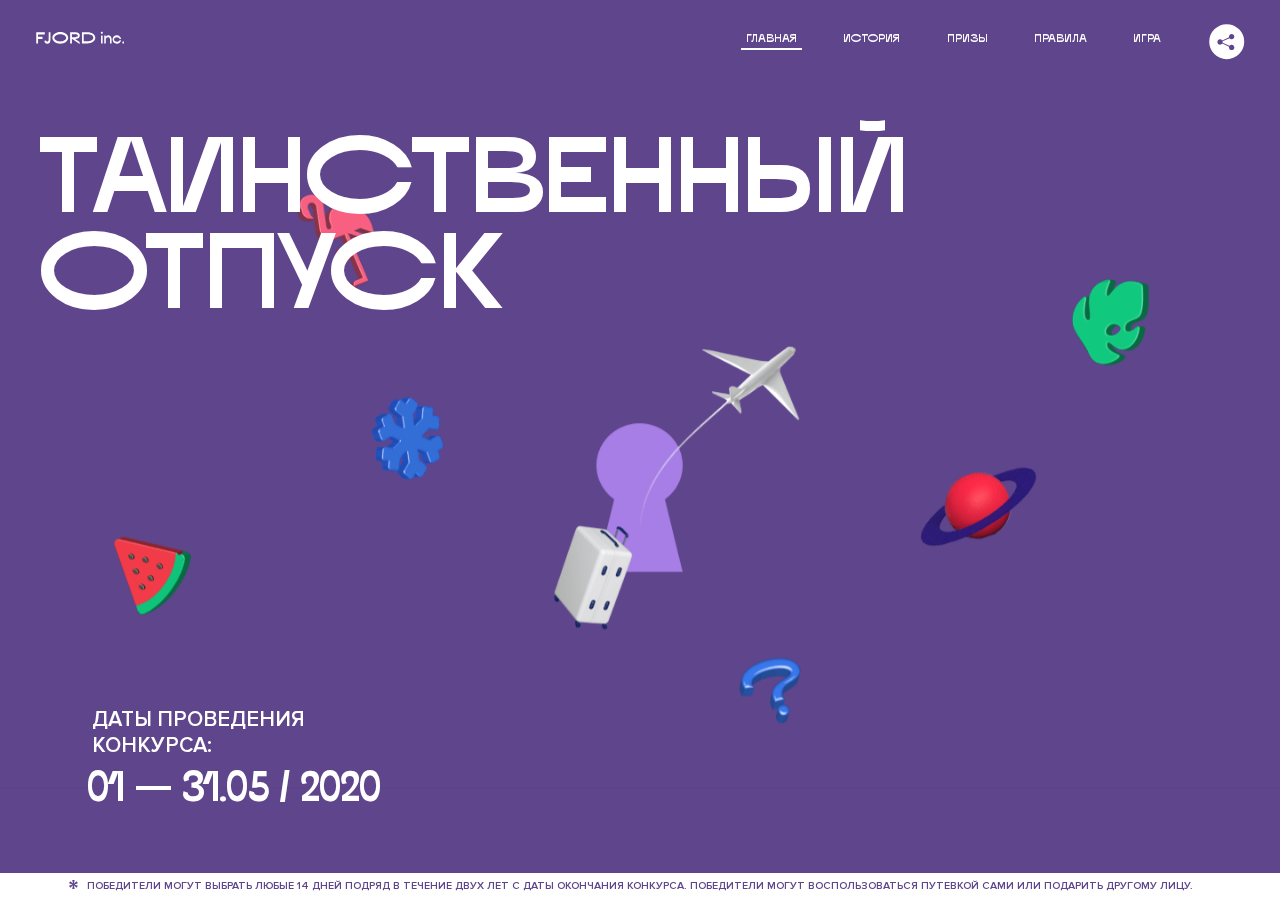
<file: 1/index.html>
<!DOCTYPE html>
<html lang="ru">
<head>
  <meta charset="UTF-8">
  <meta name="description" content="">
  <meta name="viewport" content="width=device-width, initial-scale=1.0">
  <meta http-equiv="X-UA-Compatible" content="ie=edge">
  <title>Mysterious Vacation</title>
<link href="css/style.min.css" rel="stylesheet">  <base href="https://htmlacademy-animation.github.io/791669-magic-vacation-1/1/">
</head>
<body>

  <header class="page-header js-header">
    <div class="page-header__wrapper">
      <a href="#" class="page-header__logo" aria-label="Перейти на страницу FJORD.Inc">
        <svg width="100" height="15" viewBox="0 0 100 15" fill="none" xmlns="http://www.w3.org/2000/svg">
          <path d="M0.26 1.4V14H2.276V8.906H7.334V6.44H2.276V3.848H9.872V1.4H0.26ZM12.733 14.36C15.127 14.36 16.243 12.65 16.243 9.5V1.4H14.263V8.96C14.263 11.21 13.723 11.876 12.733 11.876C11.833 11.876 11.473 11.3 11.347 10.58L9.36702 10.94C9.63702 13.046 10.663 14.36 12.733 14.36ZM18.3918 7.7C18.3918 11.372 22.3878 14.36 27.3198 14.36C32.2518 14.36 36.2478 11.372 36.2478 7.7C36.2478 4.028 32.2518 1.04 27.3198 1.04C22.3878 1.04 18.3918 4.028 18.3918 7.7ZM20.6058 7.7C20.6058 5.378 23.6118 3.524 27.3198 3.524C30.9918 3.524 33.9798 5.378 33.9798 7.7C33.9798 10.004 30.9918 11.858 27.3198 11.858C23.6118 11.858 20.6058 10.004 20.6058 7.7ZM40.403 14V8.906H40.799L49.079 14.702V12.38L44.039 8.906H44.201C47.999 8.906 49.277 7.304 49.277 5.162C49.277 3.092 47.999 1.4 44.201 1.4H38.387V14H40.403ZM43.535 3.722C45.785 3.722 47.045 4.136 47.045 5.432C47.045 6.764 45.785 7.034 43.535 7.034H40.403V3.722H43.535ZM51.6936 1.382V14H57.8676C62.7456 14 66.7236 11.534 66.7236 7.7C66.7236 3.848 62.7456 1.382 57.8676 1.382H51.6936ZM53.7096 11.624V3.722H57.5436C61.5396 3.722 64.4916 5.018 64.4916 7.7C64.4916 10.238 61.5396 11.624 57.5436 11.624H53.7096ZM73.1832 14.018H74.9832V5H73.1832V14.018ZM72.9132 1.976C72.9132 2.57 73.3992 3.092 74.0832 3.092C74.7492 3.092 75.2352 2.57 75.2352 1.976C75.2352 1.382 74.7672 0.805999 74.0832 0.805999C73.3812 0.805999 72.9132 1.382 72.9132 1.976ZM76.7867 14H78.5687V9.104C78.7487 8.006 79.5947 6.962 81.0887 6.962C82.1147 6.962 83.2667 7.448 83.2667 9.554V14H85.0487V9.014C85.0487 6.152 83.2307 4.73 81.3587 4.73C79.9187 4.73 79.0727 5.558 78.5687 6.854V5H76.7867V14ZM90.9898 14.27C93.5098 14.27 95.3818 12.506 95.7238 10.328H94.0498C93.7258 11.3 92.6998 12.02 90.9898 12.02C88.8478 12.02 87.7678 10.922 87.7678 9.59C87.7678 8.24 88.8478 6.962 90.9898 6.962C92.7538 6.962 93.7978 7.844 94.0858 8.924H95.7418C95.4358 6.71 93.6178 4.73 90.9898 4.73C88.0918 4.73 86.1298 7.124 86.1298 9.59C86.1298 12.074 88.1278 14.27 90.9898 14.27ZM97.0693 12.938C97.0693 13.658 97.5553 14.144 98.2753 14.144C98.9953 14.144 99.4813 13.658 99.4813 12.938C99.4813 12.2 98.9953 11.714 98.2753 11.714C97.5553 11.714 97.0693 12.2 97.0693 12.938Z" fill="currentColor"></path>
        </svg>
      </a>
      <button class="page-header__toggler js-menu-toggler" type="button" aria-label="Управление мобильным меню"><span>Меню</span></button>
      <nav class="page-header__nav">
        <div class="page-header__menu js-menu" id="menu">
          <ul>
            <li>
              <a class="js-menu-link active" href="#top" data-href="top">главная</a>
            </li>
            <li>
              <a class="js-menu-link" href="#story" data-href="story">история</a>
            </li>
            <li>
              <a class="js-menu-link" href="#prizes" data-href="prizes">призы</a>
            </li>
            <li>
              <a class="js-menu-link" href="#rules" data-href="rules">правила</a>
            </li>
            <li>
              <a class="js-menu-link" href="#game" data-href="game">игра</a>
            </li>
          </ul>
        </div>
        <div class="page-header__social">
          <div class="social-block js-social-block">
            <button class="social-block__toggler" aria-label="Управлять блоком с социальными кнопками">
              <svg width="26" height="22" viewBox="0 0 27 22" fill="none" xmlns="http://www.w3.org/2000/svg">
                <path d="M19.6721 7.43664C21.6273 7.43664 23.213 5.85095 23.213 3.89566C23.213 1.94037 21.6273 0.354675 19.6721 0.354675C17.7168 0.354675 16.1311 1.94037 16.1311 3.89566C16.1311 4.19968 16.1728 4.49178 16.2458 4.77345L7.21751 8.95527C6.57519 8.05214 5.52303 7.46049 4.33078 7.46049C2.37549 7.46049 0.789795 9.04618 0.789795 11.0015C0.789795 12.9568 2.37549 14.5425 4.33078 14.5425C5.52303 14.5425 6.57668 13.9508 7.21751 13.0477L16.2458 17.2295C16.1743 17.5112 16.1311 17.8033 16.1311 18.1073C16.1311 20.0626 17.7168 21.6483 19.6721 21.6483C21.6273 21.6483 23.213 20.0626 23.213 18.1073C23.213 16.152 21.6273 14.5663 19.6721 14.5663C18.4798 14.5663 17.4262 15.158 16.7853 16.0611L7.75701 11.8793C7.82854 11.5976 7.87176 11.3055 7.87176 11.0015C7.87176 10.6974 7.83003 10.4053 7.75701 10.1237L16.7853 5.94186C17.4262 6.84499 18.4783 7.43664 19.6721 7.43664Z" fill="currentColor"></path>
              </svg>
            </button>
            <ul class="social-block__list">
              <li>
                <a class="social-block__link social-block__link--fb" href="#" aria-label="Мы на Facebook">
                  <svg width="8" height="17" viewBox="0 0 8 17" fill="none" xmlns="http://www.w3.org/2000/svg">
                    <path d="M4.24646 16.9899H1.09275L1.05793 8.49828H0V5.30707H1.05793V3.81124C1.05793 1.42084 2.57654 0 5.21735 0H7.41758V3.18585H5.30841C4.28262 3.18585 4.2478 3.48582 4.2478 4.24914V5.30707H7.42964L7.16716 8.49828H4.2478V16.9899H4.24646Z" fill="currentColor"></path>
                  </svg>
                </a>
              </li>
              <li>
                <a class="social-block__link social-block__link--insta" href="#" aria-label="Мы в Instagram">
                  <svg width="15" height="15" viewBox="0 0 15 15" fill="none" xmlns="http://www.w3.org/2000/svg">
                    <path d="M11.0197 0H4.19806C2.14246 0 0.471191 1.66993 0.471191 3.72285V10.5499C0.471191 12.6082 2.14112 14.2727 4.19806 14.2727H11.0197C13.0753 14.2727 14.7466 12.6082 14.7466 10.5499V3.72285C14.7466 1.67127 13.0753 0 11.0197 0ZM11.0197 12.4849H4.19806C3.13076 12.4849 2.26432 11.6158 2.26432 10.5512V3.72419C2.26432 2.65956 3.13076 1.79715 4.19806 1.79715H11.0197C12.087 1.79715 12.9535 2.6609 12.9535 3.72419V10.5512C12.9535 11.6145 12.087 12.4849 11.0197 12.4849Z" fill="currentColor"></path>
                    <path d="M7.60887 3.11084C5.38989 3.11084 3.58203 4.9187 3.58203 7.14036C3.58203 9.35532 5.38989 11.1645 7.60887 11.1645C9.83053 11.1645 11.6357 9.35666 11.6357 7.14036C11.6357 4.9187 9.83053 3.11084 7.60887 3.11084ZM7.60887 9.36871C6.37551 9.36871 5.37784 8.37372 5.37784 7.14036C5.37784 5.90699 6.37551 4.90665 7.60887 4.90665C8.83822 4.90665 9.84259 5.90833 9.84259 7.14036C9.84392 8.37238 8.83822 9.36871 7.60887 9.36871Z" fill="currentColor"></path>
                    <path d="M11.3573 2.35962C10.8256 2.35962 10.3931 2.79752 10.3931 3.32381C10.3931 3.85546 10.8256 4.29336 11.3573 4.29336C11.8862 4.29336 12.3215 3.85546 12.3215 3.32381C12.3215 2.79752 11.8862 2.35962 11.3573 2.35962Z" fill="currentColor"></path>
                  </svg>
                </a>
              </li>
              <li>
                <a class="social-block__link social-block__link--vk" href="#" aria-label="Мы ВКонтакте">
                  <svg width="17" height="10" viewBox="0 0 17 10" fill="none" xmlns="http://www.w3.org/2000/svg">
                    <path d="M14.1234 4.9002C14.1234 4.9002 16.3623 1.72708 16.5866 0.680242C16.6595 0.312285 16.4947 0.103188 16.1069 0.103188C16.1069 0.103188 14.8193 0.103188 14.168 0.103188C13.7235 0.103188 13.5587 0.293278 13.4235 0.579768C13.4235 0.579768 12.3724 2.82553 11.0969 4.24712C10.6861 4.70333 10.4781 4.84318 10.2511 4.84318C10.0646 4.84318 9.98625 4.6911 9.98625 4.27834V0.649016C9.98625 0.147997 9.92545 0.00135496 9.5066 0.00135496H6.39628C6.15578 0.00135496 6.0085 0.134417 6.0085 0.324506C6.0085 0.801084 6.73406 0.908351 6.73406 2.20231V4.87305C6.73406 5.40529 6.70569 5.61575 6.45303 5.61575C5.78016 5.61575 4.19528 3.30618 3.30623 0.678887C3.12923 0.145282 2.93737 0 2.43475 0H0.486409C0.205373 0 0 0.190085 0 0.476576C0 0.991172 0.60666 3.40801 2.99277 6.64358C4.59927 8.8201 6.70569 10 8.60269 10C9.76196 10 10.0416 9.80312 10.0416 9.31432V7.63883C10.0416 7.22607 10.2065 7.04956 10.4429 7.04956C10.7078 7.04956 11.1847 7.13238 12.2805 8.22268C13.5843 9.47862 13.6762 10 14.3896 10H16.5676C16.7919 10 17 9.89273 17 9.52342C17 9.02919 16.3623 8.15343 15.384 7.10659C14.9801 6.56755 14.3302 5.98914 14.1248 5.72301C13.8275 5.40801 13.9154 5.23014 14.1234 4.9002Z" fill="currentColor"></path>
                  </svg>
                </a>
              </li>
            </ul>
          </div>
        </div>
      </nav>
    </div>
  </header>

  <main class="page-content">

    <section class="animation-screen"></section>

    <section class="screen screen--hidden screen--intro" id="top">
      <div class="screen__wrapper">
        <div class="intro">
          <h1 class="intro__title">Таинственный отпуск</h1>
          <div class="intro__content">
            <div class="intro__info">
              <p class="intro__label">Даты проведения конкурса:</p>
              <p class="intro__date">01 — 31.05 / 2020</p>
            </div>
            <div class="intro__message">
              <p>
                Отгадай первым место назначения и&nbsp;отправься в&nbsp;путешествие в&nbsp;любое время или получи один из многочисленных призов
                <svg width="16" height="16" viewBox="0 0 10 10" fill="none" xmlns="http://www.w3.org/2000/svg">
                  <path d="M0 6.35337L3.90271 4.99012L0 3.64663L1.34615 1.32374L4.44287 4.01073L3.67364 0H6.34615L5.57692 4.01073L8.65385 1.32374L10 3.64663L6.13405 4.99012L10 6.35337L8.65385 8.65651L5.57692 5.98927L6.34615 10H3.67364L4.44287 5.96952L1.34615 8.65651L0 6.35337Z" fill="currentColor"></path>
                </svg>
              </p>
            </div>
          </div>
        </div>
      </div>
      <div class="screen__footer js-footer">
        <button class="screen__footer-enlarge js-footer-toggler" type="button" aria-label="Показать сообщение">
          <svg width="10" height="10" viewBox="0 0 10 10" fill="none" xmlns="http://www.w3.org/2000/svg">
            <path d="M0 6.35337L3.90271 4.99012L0 3.64663L1.34615 1.32374L4.44287 4.01073L3.67364 0H6.34615L5.57692 4.01073L8.65385 1.32374L10 3.64663L6.13405 4.99012L10 6.35337L8.65385 8.65651L5.57692 5.98927L6.34615 10H3.67364L4.44287 5.96952L1.34615 8.65651L0 6.35337Z" fill="currentColor"></path>
          </svg>
        </button>
        <button class="screen__footer-collapse js-footer-toggler" type="button" aria-label="Скрыть сообщение">
          <svg width="13" height="13" viewBox="0 0 13 13" fill="none" xmlns="http://www.w3.org/2000/svg">
            <line x1="12.3536" y1="0.353553" x2="0.738349" y2="11.9688" stroke="currentColor"></line>
            <line x1="0.738319" y1="0.539925" x2="12.3535" y2="12.1551" stroke="currentColor"></line>
          </svg>
        </button>
        <div class="screen__footer-wrapper">
          <div class="screen__footer-announce">
            <p class="screen__footer-label">Даты проведения конкурса:</p>
            <p class="screen__footer-date">01 — 31.05 / 2020</p>
          </div>
          <div class="screen__footer-note">
            <p>
              <svg width="10" height="10" viewBox="0 0 10 10" fill="none" xmlns="http://www.w3.org/2000/svg">
                <path d="M0 6.35337L3.90271 4.99012L0 3.64663L1.34615 1.32374L4.44287 4.01073L3.67364 0H6.34615L5.57692 4.01073L8.65385 1.32374L10 3.64663L6.13405 4.99012L10 6.35337L8.65385 8.65651L5.57692 5.98927L6.34615 10H3.67364L4.44287 5.96952L1.34615 8.65651L0 6.35337Z" fill="currentColor"></path>
              </svg>
              <span>Победители могут выбрать любые 14 дней подряд в&nbsp;течение двух лет с&nbsp;даты окончания конкурса. Победители могут воспользоваться путевкой сами или подарить другому лицу.</span>
            </p>
          </div>
        </div>
      </div>
    </section>

    <section class="screen screen--hidden screen--story" id="story">

      <div class="slider swiper-container js-slider">

        <div class="swiper-wrapper">

          <div class="slider__item swiper-slide">
            <h2 class="slider__item-title">История</h2>
            <p class="slider__item-text">Джеймс Таргет был основателем компании &laquo;Fjord Inc.&raquo;. С&nbsp;1965 года &laquo;Fjord Inc.&raquo; прославилась надёжными и&nbsp;удобными чемоданами и&nbsp;аксессуарами для туристов.</p>
          </div>

          <div class="slider__item swiper-slide">
            <p class="slider__item-text">Когда Джеймсу было 7&nbsp;лет, в&nbsp;их&nbsp;доме гостил дядюшка и&nbsp;развлекал детей рассказами о&nbsp;своей поездке в&nbsp;место, показавшееся малышу Таргету невероятным. Тогда Джеймс решил, что однажды посетит его, но&nbsp;не&nbsp;будет рассказывать о&nbsp;мечте, пока не&nbsp;осуществит.</p>
          </div>

          <div class="slider__item swiper-slide">
            <p class="slider__item-text">Джеймс Таргет стал увлеченным путешественником. Он&nbsp;посетил 5&nbsp;континентов, 126&nbsp;стран.</p>
          </div>

          <div class="slider__item swiper-slide">
            <p class="slider__item-text">Он&nbsp;сплавлялся по&nbsp;Амазонке и&nbsp;погружался в&nbsp;пещеры Франции, медитировал в&nbsp;горах Тибета и&nbsp;пожимал руку вождя племени Акугауа.</p>
          </div>

          <div class="slider__item swiper-slide">
            <p class="slider__item-text">Из&nbsp;своих поездок Джеймс Таргет привозил идеи, как сделать свои чемоданы &laquo;Fjord Inc.&raquo; удобными и&nbsp;приспособленными к&nbsp;разным дорожным условиям.</p>
          </div>

          <div class="slider__item swiper-slide">
            <p class="slider__item-text">Всё это время Джеймс не&nbsp;оставлял идею поездки своей мечты. Однако, как только он&nbsp;брался за&nbsp;планирование, возникали препятствия, не&nbsp;позволяющие отправиться туда.</p>
          </div>

          <div class="slider__item swiper-slide">
            <p class="slider__item-text">В&nbsp;возрасте 67&nbsp;лет Джеймс Таргет попал под лавину и&nbsp;погиб. В&nbsp;своём завещании он&nbsp;поручил отправить в&nbsp;заветное путешествие трёх смельчаков, единых с&nbsp;ним духом.</p>
          </div>

          <div class="slider__item swiper-slide">
            <p class="slider__item-text">Тех, кто сможет узнать таинственное место, задавая вопросы специально обученному ИИ&nbsp;&laquo;Соне&raquo;, ждет фантастическое путешествие.</p>
          </div>
        </div>
        <div class="slider__controls">
          <button class="slider__control slider__control--prev js-control-prev" type="button" aria-label="Показать предыдущую историю">
            <svg width="12" height="22" viewBox="0 0 12 22" fill="none" xmlns="http://www.w3.org/2000/svg">
              <path d="M11 1L1 11L11 21" stroke="currentColor" stroke-width="2" stroke-linejoin="round"></path>
            </svg>
          </button>
          <button class="slider__control slider__control--next js-control-next" type="button" aria-label="Показать следующую историю">
            <svg width="12" height="22" viewBox="0 0 12 22" fill="none" xmlns="http://www.w3.org/2000/svg">
              <path d="M1 1L11 11L1 21" stroke="currentColor" stroke-width="2" stroke-linejoin="round"></path>
            </svg>
          </button>
        </div>
        <div class="slider__pagination swiper-pagination"></div>
      </div>
    </section>

    <section class="screen screen--hidden screen--prizes" id="prizes">
      <div class="screen__wrapper">
        <div class="prizes">
          <h2 class="prizes__title">ПРизы</h2>
          <div class="prizes__lead">
            <p>Найди ответ и&nbsp;получи один из&nbsp;призов:</p>
          </div>
          <ul class="prizes__list">
            <li class="prizes__item prizes__item--journeys">
              <div class="prizes__icon">
                <picture>
                  <source srcset="img/prize1-mob.svg" media="(orientation: portrait)">
                  <img src="img/prize1.svg" alt="">
                </picture>
              </div>
              <p class="prizes__desc">
                <b>3</b>
                <span>загадочных путешествия</span>
              </p>
            </li>
            <li class="prizes__item prizes__item--cases">
              <div class="prizes__icon">
                <picture>
                  <source srcset="img/prize2-mob.svg" media="(orientation: portrait)">
                  <img src="img/prize2.svg" alt="">
                </picture>
              </div>
              <p class="prizes__desc">
                <b>7</b>
                <span>надежных чемоданов</span>
              </p>
            </li>
            <li class="prizes__item prizes__item--codes">
              <div class="prizes__icon">
                <picture>
                  <source srcset="img/prize3-mob.svg" media="(orientation: portrait)">
                  <img src="img/prize3.svg" alt="">
                </picture>
              </div>
              <p class="prizes__desc">
                <b>900</b>
                <span>
                  промокодов на&nbsp;скидку 15%
                  <svg width="10" height="10" viewBox="0 0 10 10" fill="none" xmlns="http://www.w3.org/2000/svg">
                    <path d="M0 6.35337L3.90271 4.99012L0 3.64663L1.34615 1.32374L4.44287 4.01073L3.67364 0H6.34615L5.57692 4.01073L8.65385 1.32374L10 3.64663L6.13405 4.99012L10 6.35337L8.65385 8.65651L5.57692 5.98927L6.34615 10H3.67364L4.44287 5.96952L1.34615 8.65651L0 6.35337Z" fill="currentColor"></path>
                  </svg>
                </span>
              </p>
            </li>
          </ul>
        </div>
      </div>
      <div class="screen__footer js-footer">
        <button class="screen__footer-enlarge js-footer-toggler" type="button" aria-label="Показать сообщение">
          <svg width="10" height="10" viewBox="0 0 10 10" fill="none" xmlns="http://www.w3.org/2000/svg">
            <path d="M0 6.35337L3.90271 4.99012L0 3.64663L1.34615 1.32374L4.44287 4.01073L3.67364 0H6.34615L5.57692 4.01073L8.65385 1.32374L10 3.64663L6.13405 4.99012L10 6.35337L8.65385 8.65651L5.57692 5.98927L6.34615 10H3.67364L4.44287 5.96952L1.34615 8.65651L0 6.35337Z" fill="currentColor"></path>
          </svg>
        </button>
        <button class="screen__footer-collapse js-footer-toggler" type="button" aria-label="Скрыть сообщение">
          <svg width="13" height="13" viewBox="0 0 13 13" fill="none" xmlns="http://www.w3.org/2000/svg">
            <line x1="12.3536" y1="0.353553" x2="0.738349" y2="11.9688" stroke="currentColor"></line>
            <line x1="0.738319" y1="0.539925" x2="12.3535" y2="12.1551" stroke="currentColor"></line>
          </svg>
        </button>
        <div class="screen__footer-wrapper">
          <div class="screen__footer-announce">
            <p class="screen__footer-label">Даты проведения конкурса:</p>
            <p class="screen__footer-date">01 — 31.05 / 2020</p>
          </div>
          <div class="screen__footer-note">
            <p>
              <svg width="10" height="10" viewBox="0 0 10 10" fill="none" xmlns="http://www.w3.org/2000/svg">
                <path d="M0 6.35337L3.90271 4.99012L0 3.64663L1.34615 1.32374L4.44287 4.01073L3.67364 0H6.34615L5.57692 4.01073L8.65385 1.32374L10 3.64663L6.13405 4.99012L10 6.35337L8.65385 8.65651L5.57692 5.98927L6.34615 10H3.67364L4.44287 5.96952L1.34615 8.65651L0 6.35337Z" fill="currentColor"></path>
              </svg>
              <span>Скидка&nbsp;15% на&nbsp;единоразовое приобретение путёвки с&nbsp;1&nbsp;июня 2020 по&nbsp;31&nbsp;мая 2022&nbsp;года. Суммируется с&nbsp;другими акциями</span>
            </p>
          </div>
        </div>
      </div>
    </section>

    <section class="screen screen--hidden screen--rules" id="rules">
      <div class="screen__wrapper">
        <div class="rules">
          <h2 class="rules__title">Правила</h2>
          <div class="rules__lead">
            <p>Для того чтобы получить наследство Джеймса Таргета, тебе нужно выведать у&nbsp;&laquo;Сони&raquo;, куда предстоит отправиться тебе в&nbsp;случае победы</p>
          </div>
          <ol class="rules__list">
            <li class="rules__item">
              <p>Тебе отводится <br>5&nbsp;минут</p>
            </li>
            <li class="rules__item">
              <p>Задавай любые вопросы в&nbsp;текстовом поле</p>
            </li>
            <li class="rules__item">
              <p>Нажимай кнопку &laquo;Узнать&raquo;, чтобы получить ответ</p>
            </li>
            <li class="rules__item">
              <p>&laquo;Соня&raquo; может отвечать только&nbsp;Да или Нет</p>
            </li>
          </ol>
          <a href="#game" class="rules__link btn">Погнали!</a>
        </div>
      </div>
      <div class="screen__disclaimer">
        <div class="disclaimer">
          <ul>
            <li>
              <a href="#">Правовая информация</a>
            </li>
            <li>
              <a href="#">Подробные правила</a>
            </li>
          </ul>
        </div>
      </div>
    </section>

    <section class="screen screen--hidden screen--game" id="game">
      <div class="screen__wrapper">
        <div class="game">
          <div class="game__header">
            <h2 class="game__title">Игра</h2>
            <div class="game__counter">
              <span>05</span>:<span>00</span>
            </div>
          </div>
          <div class="game__body">
            <div class="chat">
              <div class="chat__body js-chat">
                <ul class="chat__list" id="messages"></ul>
              </div>
              <div class="chat__footer">
                <form action="#" method="post" class="form" id="message-form">
                  <label for="message-field" class="visually-hidden">Поле для ввода вопроса</label>
                  <div class="form__field-wrapper">
                    <input type="text" class="form__field" id="message-field">
                  </div>
                  <button class="form__button btn">
                    Узнать
                    <svg width="18" height="19" viewBox="0 0 18 19" fill="none" xmlns="http://www.w3.org/2000/svg">
                      <path stroke="currentColor" stroke-width="2" d="M9 19V1"></path>
                      <path d="M1 9l8-8 8 8" stroke="currentColor" stroke-width="2" stroke-linejoin="round"></path>
                    </svg>
                  </button>
                </form>
              </div>
            </div>
          </div>
          <!-- временные кнопки для показа результата -->
          <div class="game__buttons">
            <button class="game__button btn js-show-result" type="button" data-target="result">Положительный результат</button>
            <button class="game__button btn js-show-result" type="button" data-target="result2">Положительный результат - 2</button>
            <button class="game__button btn js-show-result" type="button" data-target="result3">Отрицательный результат</button>
          </div>
        </div>
      </div>
    </section>

    <section class="screen screen--hidden screen--result" id="result">
      <div class="screen__wrapper">
        <div class="result result--trip">
          <div class="result__image">
            <picture>
              <source srcset="img/result1-mob.png 1x, img/result1-mob@2x.png 2x" media="(max-width: 768px) and (orientation: portrait)">
              <img src="img/result1.png" srcset="img/result1@2x.png 2x" alt="">
            </picture>
          </div>
          <h2 class="result__title">
            <span class="visually-hidden">ПОбеда!</span>
            <svg xmlns="http://www.w3.org/2000/svg" viewBox="0 0 568.85 109.24">
              <path d="M16,24.44V92H2.6V8H75V92H61.52V24.44H16Z" transform="translate(-2.1 -1.5)" fill="none" stroke="currentColor"></path>
              <path d="M148.76,5.6c32.88,0,59.52,19.92,59.52,44.4s-26.64,44.4-59.52,44.4S89.24,74.48,89.24,50,115.88,5.6,148.76,5.6Zm0,72.12c24.48,0,44.4-12.36,44.4-27.72s-19.92-27.84-44.4-27.84C124,22.16,104,34.52,104,50S124,77.72,148.76,77.72Z" transform="translate(-2.1 -1.5)" fill="none" stroke="currentColor"></path>
              <path d="M287.36,8V24.44H236v14.4h25.32c25.44,0,34,11.16,34,26.52,0,15.6-8.52,26.64-34,26.64H222.56V8h64.8ZM256.88,76.52c15.12,0,23.52-2,23.52-11.52S272,54.44,256.88,54.44H236V76.52h20.88Z" transform="translate(-2.1 -1.5)" fill="none" stroke="currentColor"></path>
              <path d="M371.47,8V24.44H320.84V41.6h33.6V58h-33.6V75.56h50.64V92H307.4V8h64.08Z" transform="translate(-2.1 -1.5)" fill="none" stroke="currentColor"></path>
              <path d="M382.39,110.24V75.56h7.44c4.56-4.68,7.8-18.36,8.76-56L399,8h48.6V75.56h10v34.68H442.87V92H397v18.24H382.39Zm51.72-34.68V24.44H411.55v3.12c-0.48,22.44-3.24,37.68-7.2,48h29.76Z" transform="translate(-2.1 -1.5)" fill="none" stroke="currentColor"></path>
              <path d="M463.75,92l28-84h27.12l28.08,84H533.47l-7.8-23.52h-37.8L480.07,92H463.75Zm56.64-40L507,11.84,493.51,52h26.88Z" transform="translate(-2.1 -1.5)" fill="none" stroke="currentColor"></path>
              <path d="M554.12,70.4L555.55,2H569l1.44,68.4H554.12Zm8.28,6.36c4.8,0,8,3.24,8,8.16a8,8,0,1,1-16.08,0C554.35,80,557.59,76.76,562.39,76.76Z" transform="translate(-2.1 -1.5)" fill="none" stroke="currentColor"></path>
            </svg>
          </h2>
          <div class="result__text">
            <p>ты&nbsp;отправляешься в&nbsp;Арктику!</p>
          </div>
          <div class="result__form">
            <form action="#" method="post" class="form form--result">
              <label for="email-field" class="form__label">зарегистрируй результат</label>
              <input type="email" class="form__field" id="email-field" placeholder="e-mail для регистации результата и получения приза" required="">
              <button class="form__button btn">
                отправить
                <svg width="18" height="19" viewBox="0 0 18 19" fill="none" xmlns="http://www.w3.org/2000/svg">
                  <path stroke="currentColor" stroke-width="2" d="M9 19V1"></path>
                  <path d="M1 9l8-8 8 8" stroke="currentColor" stroke-width="2" stroke-linejoin="round"></path>
                </svg>
              </button>
            </form>
          </div>
        </div>
      </div>
    </section>

    <section class="screen screen--hidden screen--result" id="result2">
      <div class="screen__wrapper">
        <div class="result result--prize">
          <div class="result__image">
            <picture>
              <source srcset="img/result2-mob.png 1x, img/result2-mob@2x.png 2x" media="(max-width: 768px) and (orientation: portrait)">
              <img src="img/result2.png" srcset="img/result2@2x.png 2x" alt="">
            </picture>
          </div>
          <h2 class="result__title">
            <span class="visually-hidden">ПОбеда!</span>
            <svg xmlns="http://www.w3.org/2000/svg" viewBox="0 0 568.85 109.24">
              <path d="M16,24.44V92H2.6V8H75V92H61.52V24.44H16Z" transform="translate(-2.1 -1.5)" fill="none" stroke="currentColor"></path>
              <path d="M148.76,5.6c32.88,0,59.52,19.92,59.52,44.4s-26.64,44.4-59.52,44.4S89.24,74.48,89.24,50,115.88,5.6,148.76,5.6Zm0,72.12c24.48,0,44.4-12.36,44.4-27.72s-19.92-27.84-44.4-27.84C124,22.16,104,34.52,104,50S124,77.72,148.76,77.72Z" transform="translate(-2.1 -1.5)" fill="none" stroke="currentColor"></path>
              <path d="M287.36,8V24.44H236v14.4h25.32c25.44,0,34,11.16,34,26.52,0,15.6-8.52,26.64-34,26.64H222.56V8h64.8ZM256.88,76.52c15.12,0,23.52-2,23.52-11.52S272,54.44,256.88,54.44H236V76.52h20.88Z" transform="translate(-2.1 -1.5)" fill="none" stroke="currentColor"></path>
              <path d="M371.47,8V24.44H320.84V41.6h33.6V58h-33.6V75.56h50.64V92H307.4V8h64.08Z" transform="translate(-2.1 -1.5)" fill="none" stroke="currentColor"></path>
              <path d="M382.39,110.24V75.56h7.44c4.56-4.68,7.8-18.36,8.76-56L399,8h48.6V75.56h10v34.68H442.87V92H397v18.24H382.39Zm51.72-34.68V24.44H411.55v3.12c-0.48,22.44-3.24,37.68-7.2,48h29.76Z" transform="translate(-2.1 -1.5)" fill="none" stroke="currentColor"></path>
              <path d="M463.75,92l28-84h27.12l28.08,84H533.47l-7.8-23.52h-37.8L480.07,92H463.75Zm56.64-40L507,11.84,493.51,52h26.88Z" transform="translate(-2.1 -1.5)" fill="none" stroke="currentColor"></path>
              <path d="M554.12,70.4L555.55,2H569l1.44,68.4H554.12Zm8.28,6.36c4.8,0,8,3.24,8,8.16a8,8,0,1,1-16.08,0C554.35,80,557.59,76.76,562.39,76.76Z" transform="translate(-2.1 -1.5)" fill="none" stroke="currentColor"></path>
            </svg>
          </h2>
          <div class="result__text">
            <p>чемодан &laquo;Fjord&nbsp;Inc.&raquo;&nbsp;твой</p>
          </div>
          <div class="result__form">
            <form action="#" method="post" class="form form--result">
              <label for="email-field2" class="form__label">зарегистрируй результат</label>
              <input type="email" class="form__field" id="email-field2" placeholder="e-mail для регистации результата и получения приза" required="">
              <button class="form__button btn">
                отправить
                <svg width="18" height="19" viewBox="0 0 18 19" fill="none" xmlns="http://www.w3.org/2000/svg">
                  <path stroke="currentColor" stroke-width="2" d="M9 19V1"></path>
                  <path d="M1 9l8-8 8 8" stroke="currentColor" stroke-width="2" stroke-linejoin="round"></path>
                </svg>
              </button>
            </form>
          </div>
        </div>
      </div>
    </section>

    <section class="screen screen--hidden screen--result" id="result3">
      <div class="screen__wrapper">
        <div class="result result--negative">
          <div class="result__image">
            <picture>
              <source srcset="img/result3-mob.png 1x, img/result3-mob@2x.png 2x" media="(max-width: 768px) and (orientation: portrait)">
              <img src="img/result3.png" srcset="img/result3@2x.png 2x" alt="">
            </picture>
          </div>
          <h2 class="result__title">
            <span class="visually-hidden">Не угадал!</span>
            <svg xmlns="http://www.w3.org/2000/svg" viewBox="0 0 660.77 109.24">
              <path d="M2.66,92V8H16.1V42.2H53.3V8H66.74V92H53.3V58.64H16.1V92H2.66Z" transform="translate(-2.16 -1.5)" fill="none" stroke="currentColor"></path>
              <path d="M147.62,8V24.44H97V41.6h33.6V58H97V75.56h50.64V92H83.54V8h64.08Z" transform="translate(-2.16 -1.5)" fill="none" stroke="currentColor"></path>
              <path d="M199.22,8l20.52,42.36L235.34,8h16.44l-31,84H204.38l9.48-25.92L185.78,8h13.44Z" transform="translate(-2.16 -1.5)" fill="none" stroke="currentColor"></path>
              <path d="M273.74,24.44V92H260.3V8h50.16V24.44H273.74Z" transform="translate(-2.16 -1.5)" fill="none" stroke="currentColor"></path>
              <path d="M307.1,92l28-84h27.12l28.08,84H376.82L369,68.48h-37.8L323.42,92H307.1Zm56.64-40L350.3,11.84,336.86,52h26.88Z" transform="translate(-2.16 -1.5)" fill="none" stroke="currentColor"></path>
              <path d="M396.38,110.24V75.56h7.44c4.56-4.68,7.8-18.36,8.76-56L412.94,8h48.6V75.56h10v34.68H456.86V92H411v18.24H396.38ZM448.1,75.56V24.44H425.54v3.12c-0.48,22.44-3.24,37.68-7.2,48H448.1Z" transform="translate(-2.16 -1.5)" fill="none" stroke="currentColor"></path>
              <path d="M477.74,92l28-84h27.12L560.9,92H547.46l-7.8-23.52h-37.8L494.06,92H477.74Zm56.64-40-13.44-40.2L507.5,52h26.88Z" transform="translate(-2.16 -1.5)" fill="none" stroke="currentColor"></path>
              <path d="M568.7,76.88a13.77,13.77,0,0,0,5,1c6.6,0,10.44-6.24,12-58.32L586.22,8h46.2V92H619V24.44H598.82l-0.12,3.12C597.14,81,589,94.4,573.74,94.4a28.55,28.55,0,0,1-6.72-.84Z" transform="translate(-2.16 -1.5)" fill="none" stroke="currentColor"></path>
              <path d="M646.1,70.4L647.54,2H661l1.44,68.4H646.1Zm8.28,6.36c4.8,0,8,3.24,8,8.16a8,8,0,0,1-16.08,0C646.34,80,649.58,76.76,654.38,76.76Z" transform="translate(-2.16 -1.5)" fill="none" stroke="currentColor"></path>
            </svg>
          </h2>
          <button class="result__button js-play" type="button">
            не сдавайся!
            <span>
              <svg width="27" height="22" viewBox="0 0 27 22" fill="none" xmlns="http://www.w3.org/2000/svg">
                <path d="M10.6899 1.47998C5.42992 1.47998 1.16992 5.73998 1.16992 11C1.16992 16.26 5.42992 20.52 10.6899 20.52C15.9499 20.52 20.2099 16.26 20.2099 11V7.13998" stroke="currentColor" stroke-width="2" stroke-miterlimit="10"></path>
                <path d="M15.1099 12.5099L20.1499 7.13989L25.3099 12.6299" stroke="currentColor" stroke-width="2" stroke-miterlimit="10" stroke-linejoin="round"></path>
              </svg>
            </span>
          </button>
        </div>
      </div>
    </section>

  </main>

<script src="js/script.js"></script></body>
</html>
</file>
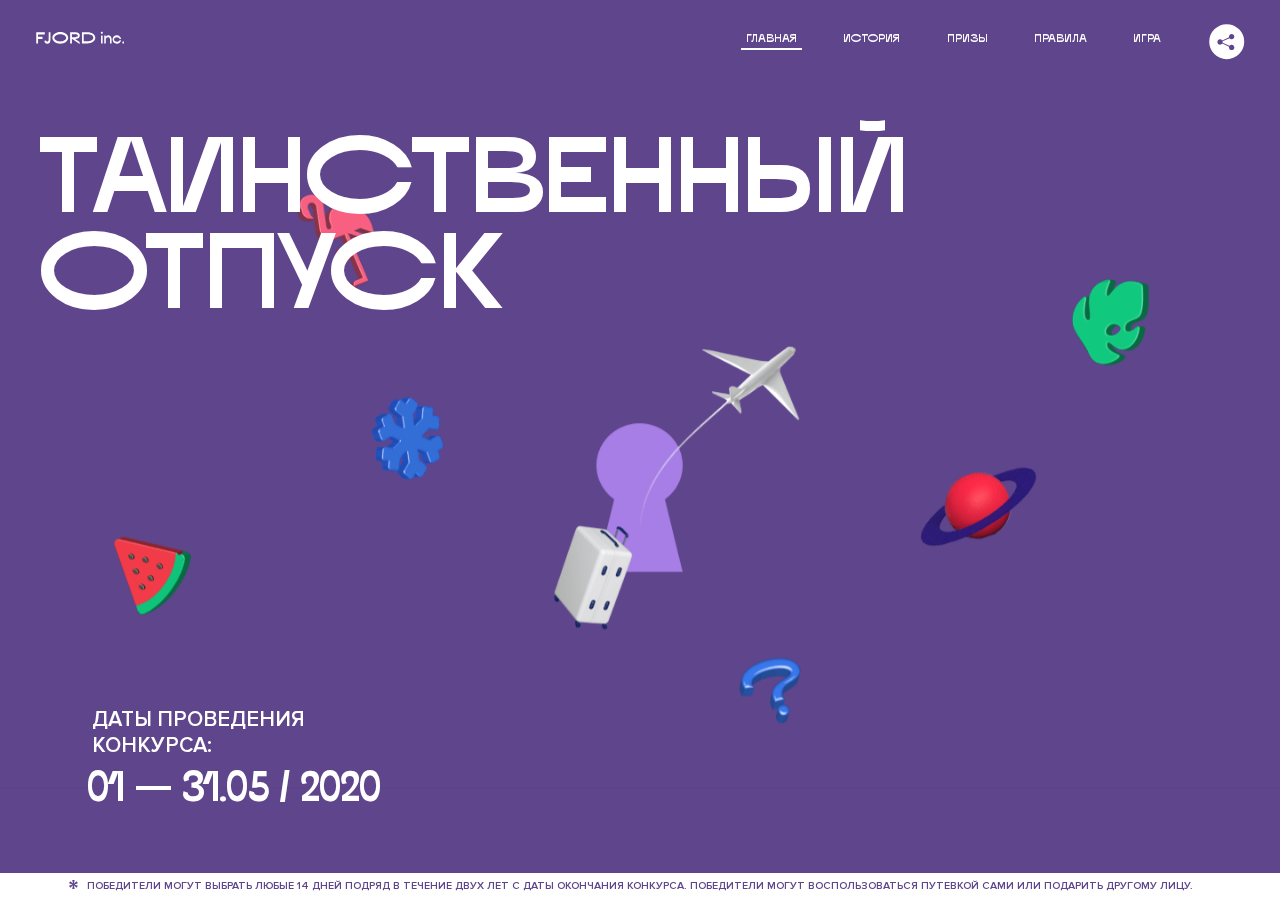
<file: 2/index.html>
<!DOCTYPE html>
<html lang="ru">
<head>
  <meta charset="UTF-8">
  <meta name="description" content="">
  <meta name="viewport" content="width=device-width, initial-scale=1.0">
  <meta http-equiv="X-UA-Compatible" content="ie=edge">
  <title>Mysterious Vacation</title>
<link href="css/style.min.css" rel="stylesheet">  <base href="https://htmlacademy-animation.github.io/791669-magic-vacation-1/2/">
</head>
<body>

  <header class="page-header js-header">
    <div class="page-header__wrapper">
      <a href="#" class="page-header__logo" aria-label="Перейти на страницу FJORD.Inc">
        <svg width="100" height="15" viewBox="0 0 100 15" fill="none" xmlns="http://www.w3.org/2000/svg">
          <path d="M0.26 1.4V14H2.276V8.906H7.334V6.44H2.276V3.848H9.872V1.4H0.26ZM12.733 14.36C15.127 14.36 16.243 12.65 16.243 9.5V1.4H14.263V8.96C14.263 11.21 13.723 11.876 12.733 11.876C11.833 11.876 11.473 11.3 11.347 10.58L9.36702 10.94C9.63702 13.046 10.663 14.36 12.733 14.36ZM18.3918 7.7C18.3918 11.372 22.3878 14.36 27.3198 14.36C32.2518 14.36 36.2478 11.372 36.2478 7.7C36.2478 4.028 32.2518 1.04 27.3198 1.04C22.3878 1.04 18.3918 4.028 18.3918 7.7ZM20.6058 7.7C20.6058 5.378 23.6118 3.524 27.3198 3.524C30.9918 3.524 33.9798 5.378 33.9798 7.7C33.9798 10.004 30.9918 11.858 27.3198 11.858C23.6118 11.858 20.6058 10.004 20.6058 7.7ZM40.403 14V8.906H40.799L49.079 14.702V12.38L44.039 8.906H44.201C47.999 8.906 49.277 7.304 49.277 5.162C49.277 3.092 47.999 1.4 44.201 1.4H38.387V14H40.403ZM43.535 3.722C45.785 3.722 47.045 4.136 47.045 5.432C47.045 6.764 45.785 7.034 43.535 7.034H40.403V3.722H43.535ZM51.6936 1.382V14H57.8676C62.7456 14 66.7236 11.534 66.7236 7.7C66.7236 3.848 62.7456 1.382 57.8676 1.382H51.6936ZM53.7096 11.624V3.722H57.5436C61.5396 3.722 64.4916 5.018 64.4916 7.7C64.4916 10.238 61.5396 11.624 57.5436 11.624H53.7096ZM73.1832 14.018H74.9832V5H73.1832V14.018ZM72.9132 1.976C72.9132 2.57 73.3992 3.092 74.0832 3.092C74.7492 3.092 75.2352 2.57 75.2352 1.976C75.2352 1.382 74.7672 0.805999 74.0832 0.805999C73.3812 0.805999 72.9132 1.382 72.9132 1.976ZM76.7867 14H78.5687V9.104C78.7487 8.006 79.5947 6.962 81.0887 6.962C82.1147 6.962 83.2667 7.448 83.2667 9.554V14H85.0487V9.014C85.0487 6.152 83.2307 4.73 81.3587 4.73C79.9187 4.73 79.0727 5.558 78.5687 6.854V5H76.7867V14ZM90.9898 14.27C93.5098 14.27 95.3818 12.506 95.7238 10.328H94.0498C93.7258 11.3 92.6998 12.02 90.9898 12.02C88.8478 12.02 87.7678 10.922 87.7678 9.59C87.7678 8.24 88.8478 6.962 90.9898 6.962C92.7538 6.962 93.7978 7.844 94.0858 8.924H95.7418C95.4358 6.71 93.6178 4.73 90.9898 4.73C88.0918 4.73 86.1298 7.124 86.1298 9.59C86.1298 12.074 88.1278 14.27 90.9898 14.27ZM97.0693 12.938C97.0693 13.658 97.5553 14.144 98.2753 14.144C98.9953 14.144 99.4813 13.658 99.4813 12.938C99.4813 12.2 98.9953 11.714 98.2753 11.714C97.5553 11.714 97.0693 12.2 97.0693 12.938Z" fill="currentColor"></path>
        </svg>
      </a>
      <button class="page-header__toggler js-menu-toggler" type="button" aria-label="Управление мобильным меню"><span>Меню</span></button>
      <nav class="page-header__nav">
        <div class="page-header__menu js-menu" id="menu">
          <ul>
            <li>
              <a class="js-menu-link active" href="#top" data-href="top">главная</a>
            </li>
            <li>
              <a class="js-menu-link" href="#story" data-href="story">история</a>
            </li>
            <li>
              <a class="js-menu-link" href="#prizes" data-href="prizes">призы</a>
            </li>
            <li>
              <a class="js-menu-link" href="#rules" data-href="rules">правила</a>
            </li>
            <li>
              <a class="js-menu-link" href="#game" data-href="game">игра</a>
            </li>
          </ul>
        </div>
        <div class="page-header__social">
          <div class="social-block js-social-block">
            <button class="social-block__toggler" aria-label="Управлять блоком с социальными кнопками">
              <svg width="26" height="22" viewBox="0 0 27 22" fill="none" xmlns="http://www.w3.org/2000/svg">
                <path d="M19.6721 7.43664C21.6273 7.43664 23.213 5.85095 23.213 3.89566C23.213 1.94037 21.6273 0.354675 19.6721 0.354675C17.7168 0.354675 16.1311 1.94037 16.1311 3.89566C16.1311 4.19968 16.1728 4.49178 16.2458 4.77345L7.21751 8.95527C6.57519 8.05214 5.52303 7.46049 4.33078 7.46049C2.37549 7.46049 0.789795 9.04618 0.789795 11.0015C0.789795 12.9568 2.37549 14.5425 4.33078 14.5425C5.52303 14.5425 6.57668 13.9508 7.21751 13.0477L16.2458 17.2295C16.1743 17.5112 16.1311 17.8033 16.1311 18.1073C16.1311 20.0626 17.7168 21.6483 19.6721 21.6483C21.6273 21.6483 23.213 20.0626 23.213 18.1073C23.213 16.152 21.6273 14.5663 19.6721 14.5663C18.4798 14.5663 17.4262 15.158 16.7853 16.0611L7.75701 11.8793C7.82854 11.5976 7.87176 11.3055 7.87176 11.0015C7.87176 10.6974 7.83003 10.4053 7.75701 10.1237L16.7853 5.94186C17.4262 6.84499 18.4783 7.43664 19.6721 7.43664Z" fill="currentColor"></path>
              </svg>
            </button>
            <ul class="social-block__list">
              <li>
                <a class="social-block__link social-block__link--fb" href="#" aria-label="Мы на Facebook">
                  <svg width="8" height="17" viewBox="0 0 8 17" fill="none" xmlns="http://www.w3.org/2000/svg">
                    <path d="M4.24646 16.9899H1.09275L1.05793 8.49828H0V5.30707H1.05793V3.81124C1.05793 1.42084 2.57654 0 5.21735 0H7.41758V3.18585H5.30841C4.28262 3.18585 4.2478 3.48582 4.2478 4.24914V5.30707H7.42964L7.16716 8.49828H4.2478V16.9899H4.24646Z" fill="currentColor"></path>
                  </svg>
                </a>
              </li>
              <li>
                <a class="social-block__link social-block__link--insta" href="#" aria-label="Мы в Instagram">
                  <svg width="15" height="15" viewBox="0 0 15 15" fill="none" xmlns="http://www.w3.org/2000/svg">
                    <path d="M11.0197 0H4.19806C2.14246 0 0.471191 1.66993 0.471191 3.72285V10.5499C0.471191 12.6082 2.14112 14.2727 4.19806 14.2727H11.0197C13.0753 14.2727 14.7466 12.6082 14.7466 10.5499V3.72285C14.7466 1.67127 13.0753 0 11.0197 0ZM11.0197 12.4849H4.19806C3.13076 12.4849 2.26432 11.6158 2.26432 10.5512V3.72419C2.26432 2.65956 3.13076 1.79715 4.19806 1.79715H11.0197C12.087 1.79715 12.9535 2.6609 12.9535 3.72419V10.5512C12.9535 11.6145 12.087 12.4849 11.0197 12.4849Z" fill="currentColor"></path>
                    <path d="M7.60887 3.11084C5.38989 3.11084 3.58203 4.9187 3.58203 7.14036C3.58203 9.35532 5.38989 11.1645 7.60887 11.1645C9.83053 11.1645 11.6357 9.35666 11.6357 7.14036C11.6357 4.9187 9.83053 3.11084 7.60887 3.11084ZM7.60887 9.36871C6.37551 9.36871 5.37784 8.37372 5.37784 7.14036C5.37784 5.90699 6.37551 4.90665 7.60887 4.90665C8.83822 4.90665 9.84259 5.90833 9.84259 7.14036C9.84392 8.37238 8.83822 9.36871 7.60887 9.36871Z" fill="currentColor"></path>
                    <path d="M11.3573 2.35962C10.8256 2.35962 10.3931 2.79752 10.3931 3.32381C10.3931 3.85546 10.8256 4.29336 11.3573 4.29336C11.8862 4.29336 12.3215 3.85546 12.3215 3.32381C12.3215 2.79752 11.8862 2.35962 11.3573 2.35962Z" fill="currentColor"></path>
                  </svg>
                </a>
              </li>
              <li>
                <a class="social-block__link social-block__link--vk" href="#" aria-label="Мы ВКонтакте">
                  <svg width="17" height="10" viewBox="0 0 17 10" fill="none" xmlns="http://www.w3.org/2000/svg">
                    <path d="M14.1234 4.9002C14.1234 4.9002 16.3623 1.72708 16.5866 0.680242C16.6595 0.312285 16.4947 0.103188 16.1069 0.103188C16.1069 0.103188 14.8193 0.103188 14.168 0.103188C13.7235 0.103188 13.5587 0.293278 13.4235 0.579768C13.4235 0.579768 12.3724 2.82553 11.0969 4.24712C10.6861 4.70333 10.4781 4.84318 10.2511 4.84318C10.0646 4.84318 9.98625 4.6911 9.98625 4.27834V0.649016C9.98625 0.147997 9.92545 0.00135496 9.5066 0.00135496H6.39628C6.15578 0.00135496 6.0085 0.134417 6.0085 0.324506C6.0085 0.801084 6.73406 0.908351 6.73406 2.20231V4.87305C6.73406 5.40529 6.70569 5.61575 6.45303 5.61575C5.78016 5.61575 4.19528 3.30618 3.30623 0.678887C3.12923 0.145282 2.93737 0 2.43475 0H0.486409C0.205373 0 0 0.190085 0 0.476576C0 0.991172 0.60666 3.40801 2.99277 6.64358C4.59927 8.8201 6.70569 10 8.60269 10C9.76196 10 10.0416 9.80312 10.0416 9.31432V7.63883C10.0416 7.22607 10.2065 7.04956 10.4429 7.04956C10.7078 7.04956 11.1847 7.13238 12.2805 8.22268C13.5843 9.47862 13.6762 10 14.3896 10H16.5676C16.7919 10 17 9.89273 17 9.52342C17 9.02919 16.3623 8.15343 15.384 7.10659C14.9801 6.56755 14.3302 5.98914 14.1248 5.72301C13.8275 5.40801 13.9154 5.23014 14.1234 4.9002Z" fill="currentColor"></path>
                  </svg>
                </a>
              </li>
            </ul>
          </div>
        </div>
      </nav>
    </div>
  </header>

  <main class="page-content">

    <section class="animation-screen"></section>

    <section class="screen screen--hidden screen--intro" id="top">
      <div class="screen__wrapper">
        <div class="intro">
          <h1 class="intro__title">Таинственный отпуск</h1>
          <div class="intro__content">
            <div class="intro__info">
              <p class="intro__label">Даты проведения конкурса:</p>
              <p class="intro__date">01 — 31.05 / 2020</p>
            </div>
            <div class="intro__message">
              <p>
                Отгадай первым место назначения и&nbsp;отправься в&nbsp;путешествие в&nbsp;любое время или получи один из многочисленных призов
                <svg width="16" height="16" viewBox="0 0 10 10" fill="none" xmlns="http://www.w3.org/2000/svg">
                  <path d="M0 6.35337L3.90271 4.99012L0 3.64663L1.34615 1.32374L4.44287 4.01073L3.67364 0H6.34615L5.57692 4.01073L8.65385 1.32374L10 3.64663L6.13405 4.99012L10 6.35337L8.65385 8.65651L5.57692 5.98927L6.34615 10H3.67364L4.44287 5.96952L1.34615 8.65651L0 6.35337Z" fill="currentColor"></path>
                </svg>
              </p>
            </div>
          </div>
        </div>
      </div>
      <div class="screen__footer js-footer">
        <button class="screen__footer-enlarge js-footer-toggler" type="button" aria-label="Показать сообщение">
          <svg width="10" height="10" viewBox="0 0 10 10" fill="none" xmlns="http://www.w3.org/2000/svg">
            <path d="M0 6.35337L3.90271 4.99012L0 3.64663L1.34615 1.32374L4.44287 4.01073L3.67364 0H6.34615L5.57692 4.01073L8.65385 1.32374L10 3.64663L6.13405 4.99012L10 6.35337L8.65385 8.65651L5.57692 5.98927L6.34615 10H3.67364L4.44287 5.96952L1.34615 8.65651L0 6.35337Z" fill="currentColor"></path>
          </svg>
        </button>
        <button class="screen__footer-collapse js-footer-toggler" type="button" aria-label="Скрыть сообщение">
          <svg width="13" height="13" viewBox="0 0 13 13" fill="none" xmlns="http://www.w3.org/2000/svg">
            <line x1="12.3536" y1="0.353553" x2="0.738349" y2="11.9688" stroke="currentColor"></line>
            <line x1="0.738319" y1="0.539925" x2="12.3535" y2="12.1551" stroke="currentColor"></line>
          </svg>
        </button>
        <div class="screen__footer-wrapper">
          <div class="screen__footer-announce">
            <p class="screen__footer-label">Даты проведения конкурса:</p>
            <p class="screen__footer-date">01 — 31.05 / 2020</p>
          </div>
          <div class="screen__footer-note">
            <p>
              <svg width="10" height="10" viewBox="0 0 10 10" fill="none" xmlns="http://www.w3.org/2000/svg">
                <path d="M0 6.35337L3.90271 4.99012L0 3.64663L1.34615 1.32374L4.44287 4.01073L3.67364 0H6.34615L5.57692 4.01073L8.65385 1.32374L10 3.64663L6.13405 4.99012L10 6.35337L8.65385 8.65651L5.57692 5.98927L6.34615 10H3.67364L4.44287 5.96952L1.34615 8.65651L0 6.35337Z" fill="currentColor"></path>
              </svg>
              <span>Победители могут выбрать любые 14 дней подряд в&nbsp;течение двух лет с&nbsp;даты окончания конкурса. Победители могут воспользоваться путевкой сами или подарить другому лицу.</span>
            </p>
          </div>
        </div>
      </div>
    </section>

    <section class="screen screen--hidden screen--story" id="story">

      <div class="slider swiper-container js-slider">

        <div class="swiper-wrapper">

          <div class="slider__item swiper-slide">
            <h2 class="slider__item-title">История</h2>
            <p class="slider__item-text">Джеймс Таргет был основателем компании &laquo;Fjord Inc.&raquo;. С&nbsp;1965 года &laquo;Fjord Inc.&raquo; прославилась надёжными и&nbsp;удобными чемоданами и&nbsp;аксессуарами для туристов.</p>
          </div>

          <div class="slider__item swiper-slide">
            <p class="slider__item-text">Когда Джеймсу было 7&nbsp;лет, в&nbsp;их&nbsp;доме гостил дядюшка и&nbsp;развлекал детей рассказами о&nbsp;своей поездке в&nbsp;место, показавшееся малышу Таргету невероятным. Тогда Джеймс решил, что однажды посетит его, но&nbsp;не&nbsp;будет рассказывать о&nbsp;мечте, пока не&nbsp;осуществит.</p>
          </div>

          <div class="slider__item swiper-slide">
            <p class="slider__item-text">Джеймс Таргет стал увлеченным путешественником. Он&nbsp;посетил 5&nbsp;континентов, 126&nbsp;стран.</p>
          </div>

          <div class="slider__item swiper-slide">
            <p class="slider__item-text">Он&nbsp;сплавлялся по&nbsp;Амазонке и&nbsp;погружался в&nbsp;пещеры Франции, медитировал в&nbsp;горах Тибета и&nbsp;пожимал руку вождя племени Акугауа.</p>
          </div>

          <div class="slider__item swiper-slide">
            <p class="slider__item-text">Из&nbsp;своих поездок Джеймс Таргет привозил идеи, как сделать свои чемоданы &laquo;Fjord Inc.&raquo; удобными и&nbsp;приспособленными к&nbsp;разным дорожным условиям.</p>
          </div>

          <div class="slider__item swiper-slide">
            <p class="slider__item-text">Всё это время Джеймс не&nbsp;оставлял идею поездки своей мечты. Однако, как только он&nbsp;брался за&nbsp;планирование, возникали препятствия, не&nbsp;позволяющие отправиться туда.</p>
          </div>

          <div class="slider__item swiper-slide">
            <p class="slider__item-text">В&nbsp;возрасте 67&nbsp;лет Джеймс Таргет попал под лавину и&nbsp;погиб. В&nbsp;своём завещании он&nbsp;поручил отправить в&nbsp;заветное путешествие трёх смельчаков, единых с&nbsp;ним духом.</p>
          </div>

          <div class="slider__item swiper-slide">
            <p class="slider__item-text">Тех, кто сможет узнать таинственное место, задавая вопросы специально обученному ИИ&nbsp;&laquo;Соне&raquo;, ждет фантастическое путешествие.</p>
          </div>
        </div>
        <div class="slider__controls">
          <button class="slider__control slider__control--prev js-control-prev" type="button" aria-label="Показать предыдущую историю">
            <svg width="12" height="22" viewBox="0 0 12 22" fill="none" xmlns="http://www.w3.org/2000/svg">
              <path d="M11 1L1 11L11 21" stroke="currentColor" stroke-width="2" stroke-linejoin="round"></path>
            </svg>
          </button>
          <button class="slider__control slider__control--next js-control-next" type="button" aria-label="Показать следующую историю">
            <svg width="12" height="22" viewBox="0 0 12 22" fill="none" xmlns="http://www.w3.org/2000/svg">
              <path d="M1 1L11 11L1 21" stroke="currentColor" stroke-width="2" stroke-linejoin="round"></path>
            </svg>
          </button>
        </div>
        <div class="slider__pagination swiper-pagination"></div>
      </div>
    </section>

    <section class="screen screen--hidden screen--prizes" id="prizes">
      <div class="screen__wrapper">
        <div class="prizes">
          <h2 class="prizes__title">ПРизы</h2>
          <div class="prizes__lead">
            <p>Найди ответ и&nbsp;получи один из&nbsp;призов:</p>
          </div>
          <ul class="prizes__list">
            <li class="prizes__item prizes__item--journeys">
              <div class="prizes__icon">
                <picture>
                  <source srcset="img/prize1-mob.svg" media="(orientation: portrait)">
                  <img src="img/prize1.svg" alt="">
                </picture>
              </div>
              <p class="prizes__desc">
                <b>3</b>
                <span>загадочных путешествия</span>
              </p>
            </li>
            <li class="prizes__item prizes__item--cases">
              <div class="prizes__icon">
                <picture>
                  <source srcset="img/prize2-mob.svg" media="(orientation: portrait)">
                  <img src="img/prize2.svg" alt="">
                </picture>
              </div>
              <p class="prizes__desc">
                <b>7</b>
                <span>надежных чемоданов</span>
              </p>
            </li>
            <li class="prizes__item prizes__item--codes">
              <div class="prizes__icon">
                <picture>
                  <source srcset="img/prize3-mob.svg" media="(orientation: portrait)">
                  <img src="img/prize3.svg" alt="">
                </picture>
              </div>
              <p class="prizes__desc">
                <b>900</b>
                <span>
                  промокодов на&nbsp;скидку 15%
                  <svg width="10" height="10" viewBox="0 0 10 10" fill="none" xmlns="http://www.w3.org/2000/svg">
                    <path d="M0 6.35337L3.90271 4.99012L0 3.64663L1.34615 1.32374L4.44287 4.01073L3.67364 0H6.34615L5.57692 4.01073L8.65385 1.32374L10 3.64663L6.13405 4.99012L10 6.35337L8.65385 8.65651L5.57692 5.98927L6.34615 10H3.67364L4.44287 5.96952L1.34615 8.65651L0 6.35337Z" fill="currentColor"></path>
                  </svg>
                </span>
              </p>
            </li>
          </ul>
        </div>
      </div>
      <div class="screen__footer js-footer">
        <button class="screen__footer-enlarge js-footer-toggler" type="button" aria-label="Показать сообщение">
          <svg width="10" height="10" viewBox="0 0 10 10" fill="none" xmlns="http://www.w3.org/2000/svg">
            <path d="M0 6.35337L3.90271 4.99012L0 3.64663L1.34615 1.32374L4.44287 4.01073L3.67364 0H6.34615L5.57692 4.01073L8.65385 1.32374L10 3.64663L6.13405 4.99012L10 6.35337L8.65385 8.65651L5.57692 5.98927L6.34615 10H3.67364L4.44287 5.96952L1.34615 8.65651L0 6.35337Z" fill="currentColor"></path>
          </svg>
        </button>
        <button class="screen__footer-collapse js-footer-toggler" type="button" aria-label="Скрыть сообщение">
          <svg width="13" height="13" viewBox="0 0 13 13" fill="none" xmlns="http://www.w3.org/2000/svg">
            <line x1="12.3536" y1="0.353553" x2="0.738349" y2="11.9688" stroke="currentColor"></line>
            <line x1="0.738319" y1="0.539925" x2="12.3535" y2="12.1551" stroke="currentColor"></line>
          </svg>
        </button>
        <div class="screen__footer-wrapper">
          <div class="screen__footer-announce">
            <p class="screen__footer-label">Даты проведения конкурса:</p>
            <p class="screen__footer-date">01 — 31.05 / 2020</p>
          </div>
          <div class="screen__footer-note">
            <p>
              <svg width="10" height="10" viewBox="0 0 10 10" fill="none" xmlns="http://www.w3.org/2000/svg">
                <path d="M0 6.35337L3.90271 4.99012L0 3.64663L1.34615 1.32374L4.44287 4.01073L3.67364 0H6.34615L5.57692 4.01073L8.65385 1.32374L10 3.64663L6.13405 4.99012L10 6.35337L8.65385 8.65651L5.57692 5.98927L6.34615 10H3.67364L4.44287 5.96952L1.34615 8.65651L0 6.35337Z" fill="currentColor"></path>
              </svg>
              <span>Скидка&nbsp;15% на&nbsp;единоразовое приобретение путёвки с&nbsp;1&nbsp;июня 2020 по&nbsp;31&nbsp;мая 2022&nbsp;года. Суммируется с&nbsp;другими акциями</span>
            </p>
          </div>
        </div>
      </div>
    </section>

    <section class="screen screen--hidden screen--rules" id="rules">
      <div class="screen__wrapper">
        <div class="rules">
          <h2 class="rules__title">Правила</h2>
          <div class="rules__lead">
            <p>Для того чтобы получить наследство Джеймса Таргета, тебе нужно выведать у&nbsp;&laquo;Сони&raquo;, куда предстоит отправиться тебе в&nbsp;случае победы</p>
          </div>
          <ol class="rules__list">
            <li class="rules__item">
              <p>Тебе отводится <br>5&nbsp;минут</p>
            </li>
            <li class="rules__item">
              <p>Задавай любые вопросы в&nbsp;текстовом поле</p>
            </li>
            <li class="rules__item">
              <p>Нажимай кнопку &laquo;Узнать&raquo;, чтобы получить ответ</p>
            </li>
            <li class="rules__item">
              <p>&laquo;Соня&raquo; может отвечать только&nbsp;Да или Нет</p>
            </li>
          </ol>
          <a href="#game" class="rules__link btn">Погнали!</a>
        </div>
      </div>
      <div class="screen__disclaimer">
        <div class="disclaimer">
          <ul>
            <li>
              <a href="#">Правовая информация</a>
            </li>
            <li>
              <a href="#">Подробные правила</a>
            </li>
          </ul>
        </div>
      </div>
    </section>

    <section class="screen screen--hidden screen--game" id="game">
      <div class="screen__wrapper">
        <div class="game">
          <div class="game__header">
            <h2 class="game__title">Игра</h2>
            <div class="game__counter">
              <span>05</span>:<span>00</span>
            </div>
          </div>
          <div class="game__body">
            <div class="chat">
              <div class="chat__body js-chat">
                <ul class="chat__list" id="messages"></ul>
              </div>
              <div class="chat__footer">
                <form action="#" method="post" class="form" id="message-form">
                  <label for="message-field" class="visually-hidden">Поле для ввода вопроса</label>
                  <div class="form__field-wrapper">
                    <input type="text" class="form__field" id="message-field">
                  </div>
                  <button class="form__button btn">
                    Узнать
                    <svg width="18" height="19" viewBox="0 0 18 19" fill="none" xmlns="http://www.w3.org/2000/svg">
                      <path stroke="currentColor" stroke-width="2" d="M9 19V1"></path>
                      <path d="M1 9l8-8 8 8" stroke="currentColor" stroke-width="2" stroke-linejoin="round"></path>
                    </svg>
                  </button>
                </form>
              </div>
            </div>
          </div>
          <!-- временные кнопки для показа результата -->
          <div class="game__buttons">
            <button class="game__button btn js-show-result" type="button" data-target="result">Положительный результат</button>
            <button class="game__button btn js-show-result" type="button" data-target="result2">Положительный результат - 2</button>
            <button class="game__button btn js-show-result" type="button" data-target="result3">Отрицательный результат</button>
          </div>
        </div>
      </div>
    </section>

    <section class="screen screen--hidden screen--result" id="result">
      <div class="screen__wrapper">
        <div class="result result--trip">
          <div class="result__image">
            <picture>
              <source srcset="img/result1-mob.png 1x, img/result1-mob@2x.png 2x" media="(max-width: 768px) and (orientation: portrait)">
              <img src="img/result1.png" srcset="img/result1@2x.png 2x" alt="">
            </picture>
          </div>
          <h2 class="result__title">
            <span class="visually-hidden">ПОбеда!</span>
            <svg xmlns="http://www.w3.org/2000/svg" viewBox="0 0 568.85 109.24">
              <path d="M16,24.44V92H2.6V8H75V92H61.52V24.44H16Z" transform="translate(-2.1 -1.5)" fill="none" stroke="currentColor"></path>
              <path d="M148.76,5.6c32.88,0,59.52,19.92,59.52,44.4s-26.64,44.4-59.52,44.4S89.24,74.48,89.24,50,115.88,5.6,148.76,5.6Zm0,72.12c24.48,0,44.4-12.36,44.4-27.72s-19.92-27.84-44.4-27.84C124,22.16,104,34.52,104,50S124,77.72,148.76,77.72Z" transform="translate(-2.1 -1.5)" fill="none" stroke="currentColor"></path>
              <path d="M287.36,8V24.44H236v14.4h25.32c25.44,0,34,11.16,34,26.52,0,15.6-8.52,26.64-34,26.64H222.56V8h64.8ZM256.88,76.52c15.12,0,23.52-2,23.52-11.52S272,54.44,256.88,54.44H236V76.52h20.88Z" transform="translate(-2.1 -1.5)" fill="none" stroke="currentColor"></path>
              <path d="M371.47,8V24.44H320.84V41.6h33.6V58h-33.6V75.56h50.64V92H307.4V8h64.08Z" transform="translate(-2.1 -1.5)" fill="none" stroke="currentColor"></path>
              <path d="M382.39,110.24V75.56h7.44c4.56-4.68,7.8-18.36,8.76-56L399,8h48.6V75.56h10v34.68H442.87V92H397v18.24H382.39Zm51.72-34.68V24.44H411.55v3.12c-0.48,22.44-3.24,37.68-7.2,48h29.76Z" transform="translate(-2.1 -1.5)" fill="none" stroke="currentColor"></path>
              <path d="M463.75,92l28-84h27.12l28.08,84H533.47l-7.8-23.52h-37.8L480.07,92H463.75Zm56.64-40L507,11.84,493.51,52h26.88Z" transform="translate(-2.1 -1.5)" fill="none" stroke="currentColor"></path>
              <path d="M554.12,70.4L555.55,2H569l1.44,68.4H554.12Zm8.28,6.36c4.8,0,8,3.24,8,8.16a8,8,0,1,1-16.08,0C554.35,80,557.59,76.76,562.39,76.76Z" transform="translate(-2.1 -1.5)" fill="none" stroke="currentColor"></path>
            </svg>
          </h2>
          <div class="result__text">
            <p>ты&nbsp;отправляешься в&nbsp;Арктику!</p>
          </div>
          <div class="result__form">
            <form action="#" method="post" class="form form--result">
              <label for="email-field" class="form__label">зарегистрируй результат</label>
              <input type="email" class="form__field" id="email-field" placeholder="e-mail для регистации результата и получения приза" required="">
              <button class="form__button btn">
                отправить
                <svg width="18" height="19" viewBox="0 0 18 19" fill="none" xmlns="http://www.w3.org/2000/svg">
                  <path stroke="currentColor" stroke-width="2" d="M9 19V1"></path>
                  <path d="M1 9l8-8 8 8" stroke="currentColor" stroke-width="2" stroke-linejoin="round"></path>
                </svg>
              </button>
            </form>
          </div>
        </div>
      </div>
    </section>

    <section class="screen screen--hidden screen--result" id="result2">
      <div class="screen__wrapper">
        <div class="result result--prize">
          <div class="result__image">
            <picture>
              <source srcset="img/result2-mob.png 1x, img/result2-mob@2x.png 2x" media="(max-width: 768px) and (orientation: portrait)">
              <img src="img/result2.png" srcset="img/result2@2x.png 2x" alt="">
            </picture>
          </div>
          <h2 class="result__title">
            <span class="visually-hidden">ПОбеда!</span>
            <svg xmlns="http://www.w3.org/2000/svg" viewBox="0 0 568.85 109.24">
              <path d="M16,24.44V92H2.6V8H75V92H61.52V24.44H16Z" transform="translate(-2.1 -1.5)" fill="none" stroke="currentColor"></path>
              <path d="M148.76,5.6c32.88,0,59.52,19.92,59.52,44.4s-26.64,44.4-59.52,44.4S89.24,74.48,89.24,50,115.88,5.6,148.76,5.6Zm0,72.12c24.48,0,44.4-12.36,44.4-27.72s-19.92-27.84-44.4-27.84C124,22.16,104,34.52,104,50S124,77.72,148.76,77.72Z" transform="translate(-2.1 -1.5)" fill="none" stroke="currentColor"></path>
              <path d="M287.36,8V24.44H236v14.4h25.32c25.44,0,34,11.16,34,26.52,0,15.6-8.52,26.64-34,26.64H222.56V8h64.8ZM256.88,76.52c15.12,0,23.52-2,23.52-11.52S272,54.44,256.88,54.44H236V76.52h20.88Z" transform="translate(-2.1 -1.5)" fill="none" stroke="currentColor"></path>
              <path d="M371.47,8V24.44H320.84V41.6h33.6V58h-33.6V75.56h50.64V92H307.4V8h64.08Z" transform="translate(-2.1 -1.5)" fill="none" stroke="currentColor"></path>
              <path d="M382.39,110.24V75.56h7.44c4.56-4.68,7.8-18.36,8.76-56L399,8h48.6V75.56h10v34.68H442.87V92H397v18.24H382.39Zm51.72-34.68V24.44H411.55v3.12c-0.48,22.44-3.24,37.68-7.2,48h29.76Z" transform="translate(-2.1 -1.5)" fill="none" stroke="currentColor"></path>
              <path d="M463.75,92l28-84h27.12l28.08,84H533.47l-7.8-23.52h-37.8L480.07,92H463.75Zm56.64-40L507,11.84,493.51,52h26.88Z" transform="translate(-2.1 -1.5)" fill="none" stroke="currentColor"></path>
              <path d="M554.12,70.4L555.55,2H569l1.44,68.4H554.12Zm8.28,6.36c4.8,0,8,3.24,8,8.16a8,8,0,1,1-16.08,0C554.35,80,557.59,76.76,562.39,76.76Z" transform="translate(-2.1 -1.5)" fill="none" stroke="currentColor"></path>
            </svg>
          </h2>
          <div class="result__text">
            <p>чемодан &laquo;Fjord&nbsp;Inc.&raquo;&nbsp;твой</p>
          </div>
          <div class="result__form">
            <form action="#" method="post" class="form form--result">
              <label for="email-field2" class="form__label">зарегистрируй результат</label>
              <input type="email" class="form__field" id="email-field2" placeholder="e-mail для регистации результата и получения приза" required="">
              <button class="form__button btn">
                отправить
                <svg width="18" height="19" viewBox="0 0 18 19" fill="none" xmlns="http://www.w3.org/2000/svg">
                  <path stroke="currentColor" stroke-width="2" d="M9 19V1"></path>
                  <path d="M1 9l8-8 8 8" stroke="currentColor" stroke-width="2" stroke-linejoin="round"></path>
                </svg>
              </button>
            </form>
          </div>
        </div>
      </div>
    </section>

    <section class="screen screen--hidden screen--result" id="result3">
      <div class="screen__wrapper">
        <div class="result result--negative">
          <div class="result__image">
            <picture>
              <source srcset="img/result3-mob.png 1x, img/result3-mob@2x.png 2x" media="(max-width: 768px) and (orientation: portrait)">
              <img src="img/result3.png" srcset="img/result3@2x.png 2x" alt="">
            </picture>
          </div>
          <h2 class="result__title">
            <span class="visually-hidden">Не угадал!</span>
            <svg xmlns="http://www.w3.org/2000/svg" viewBox="0 0 660.77 109.24">
              <path d="M2.66,92V8H16.1V42.2H53.3V8H66.74V92H53.3V58.64H16.1V92H2.66Z" transform="translate(-2.16 -1.5)" fill="none" stroke="currentColor"></path>
              <path d="M147.62,8V24.44H97V41.6h33.6V58H97V75.56h50.64V92H83.54V8h64.08Z" transform="translate(-2.16 -1.5)" fill="none" stroke="currentColor"></path>
              <path d="M199.22,8l20.52,42.36L235.34,8h16.44l-31,84H204.38l9.48-25.92L185.78,8h13.44Z" transform="translate(-2.16 -1.5)" fill="none" stroke="currentColor"></path>
              <path d="M273.74,24.44V92H260.3V8h50.16V24.44H273.74Z" transform="translate(-2.16 -1.5)" fill="none" stroke="currentColor"></path>
              <path d="M307.1,92l28-84h27.12l28.08,84H376.82L369,68.48h-37.8L323.42,92H307.1Zm56.64-40L350.3,11.84,336.86,52h26.88Z" transform="translate(-2.16 -1.5)" fill="none" stroke="currentColor"></path>
              <path d="M396.38,110.24V75.56h7.44c4.56-4.68,7.8-18.36,8.76-56L412.94,8h48.6V75.56h10v34.68H456.86V92H411v18.24H396.38ZM448.1,75.56V24.44H425.54v3.12c-0.48,22.44-3.24,37.68-7.2,48H448.1Z" transform="translate(-2.16 -1.5)" fill="none" stroke="currentColor"></path>
              <path d="M477.74,92l28-84h27.12L560.9,92H547.46l-7.8-23.52h-37.8L494.06,92H477.74Zm56.64-40-13.44-40.2L507.5,52h26.88Z" transform="translate(-2.16 -1.5)" fill="none" stroke="currentColor"></path>
              <path d="M568.7,76.88a13.77,13.77,0,0,0,5,1c6.6,0,10.44-6.24,12-58.32L586.22,8h46.2V92H619V24.44H598.82l-0.12,3.12C597.14,81,589,94.4,573.74,94.4a28.55,28.55,0,0,1-6.72-.84Z" transform="translate(-2.16 -1.5)" fill="none" stroke="currentColor"></path>
              <path d="M646.1,70.4L647.54,2H661l1.44,68.4H646.1Zm8.28,6.36c4.8,0,8,3.24,8,8.16a8,8,0,0,1-16.08,0C646.34,80,649.58,76.76,654.38,76.76Z" transform="translate(-2.16 -1.5)" fill="none" stroke="currentColor"></path>
            </svg>
          </h2>
          <button class="result__button js-play" type="button">
            не сдавайся!
            <span>
              <svg width="27" height="22" viewBox="0 0 27 22" fill="none" xmlns="http://www.w3.org/2000/svg">
                <path d="M10.6899 1.47998C5.42992 1.47998 1.16992 5.73998 1.16992 11C1.16992 16.26 5.42992 20.52 10.6899 20.52C15.9499 20.52 20.2099 16.26 20.2099 11V7.13998" stroke="currentColor" stroke-width="2" stroke-miterlimit="10"></path>
                <path d="M15.1099 12.5099L20.1499 7.13989L25.3099 12.6299" stroke="currentColor" stroke-width="2" stroke-miterlimit="10" stroke-linejoin="round"></path>
              </svg>
            </span>
          </button>
        </div>
      </div>
    </section>

  </main>

<script src="js/script.js"></script></body>
</html>
</file>
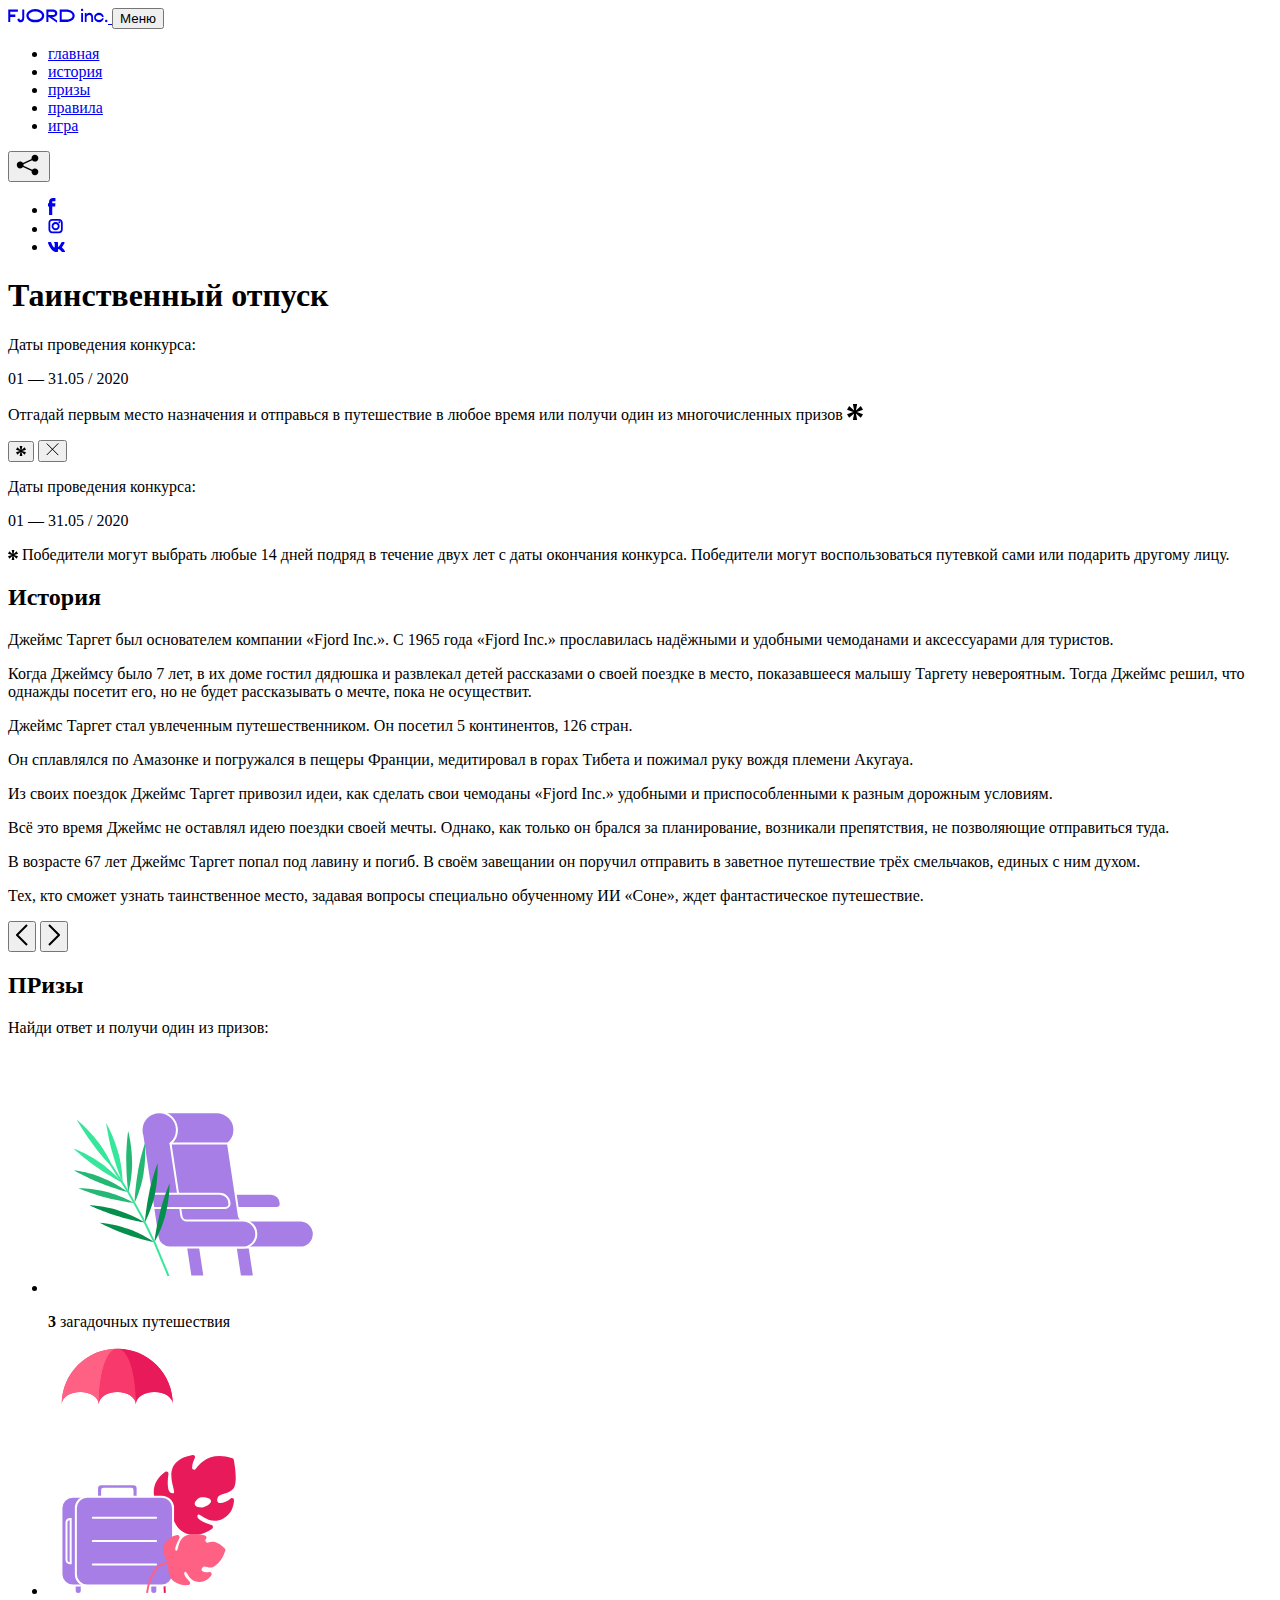
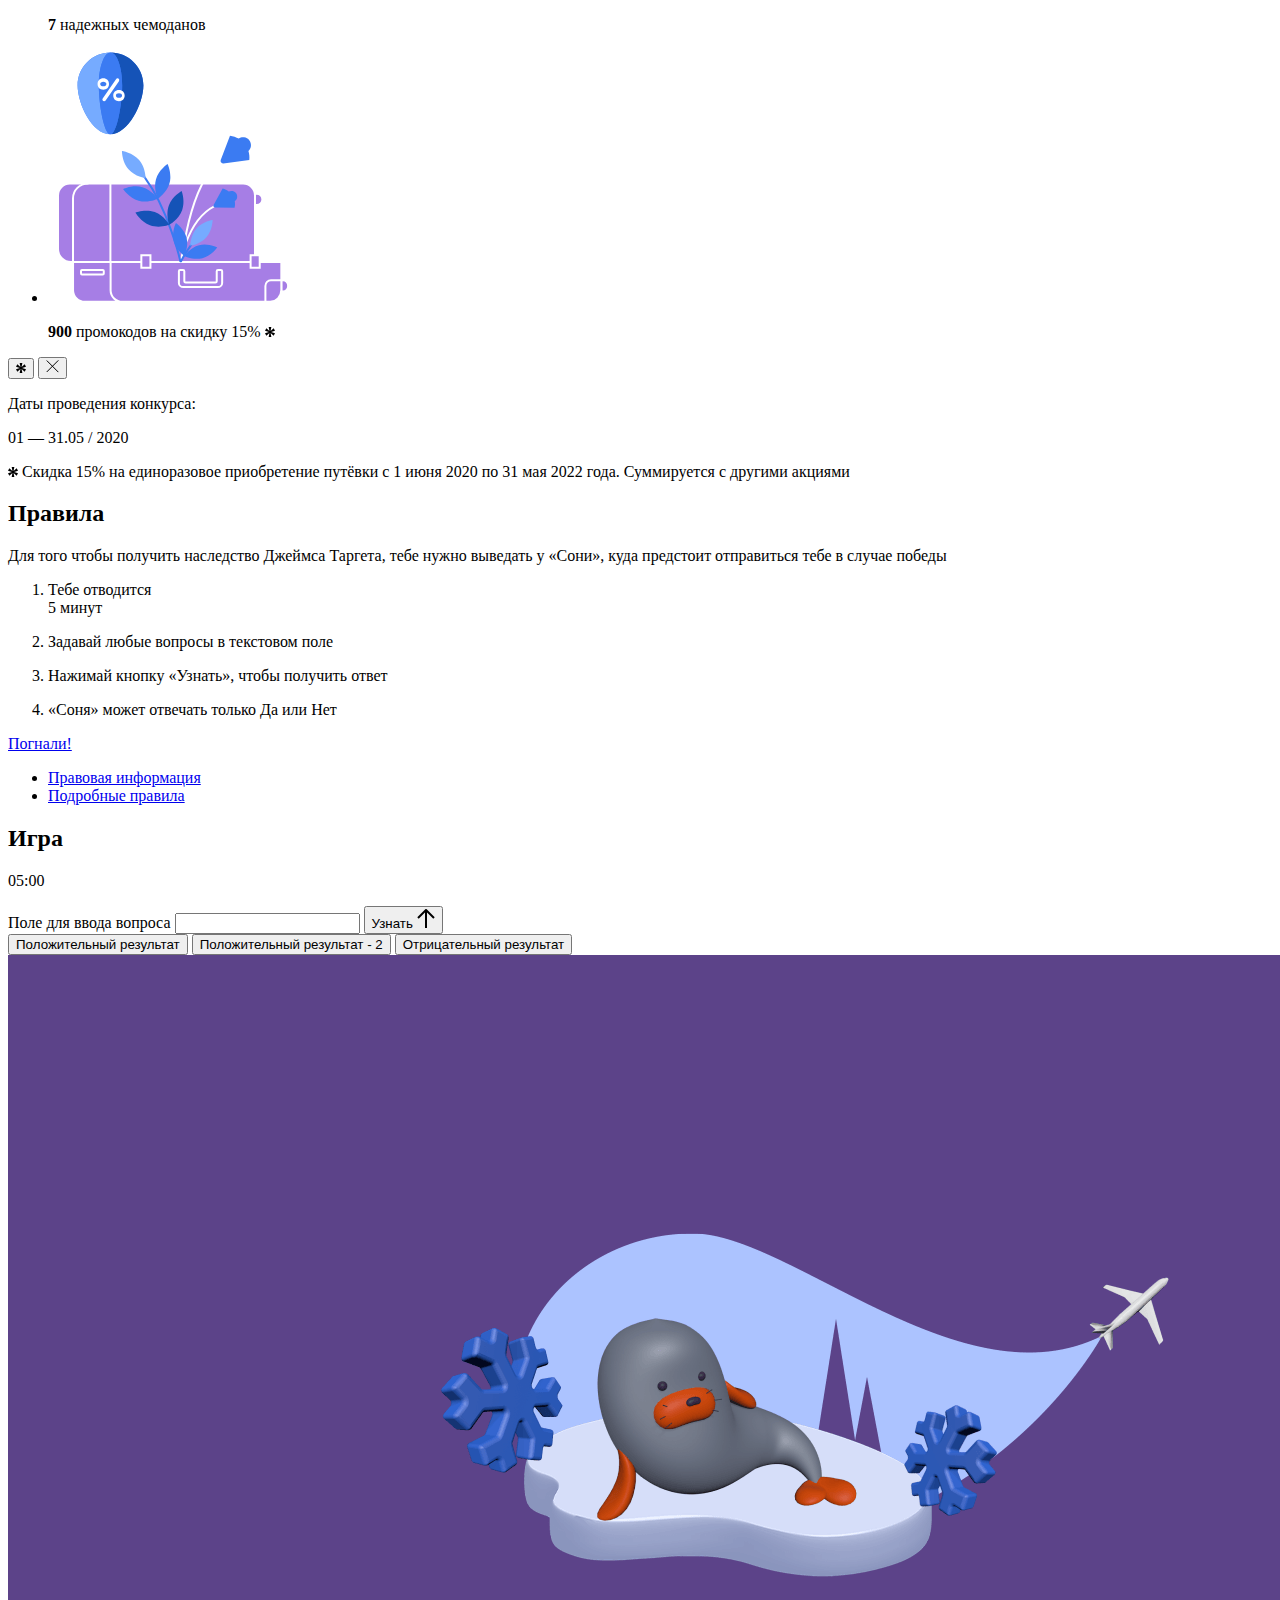
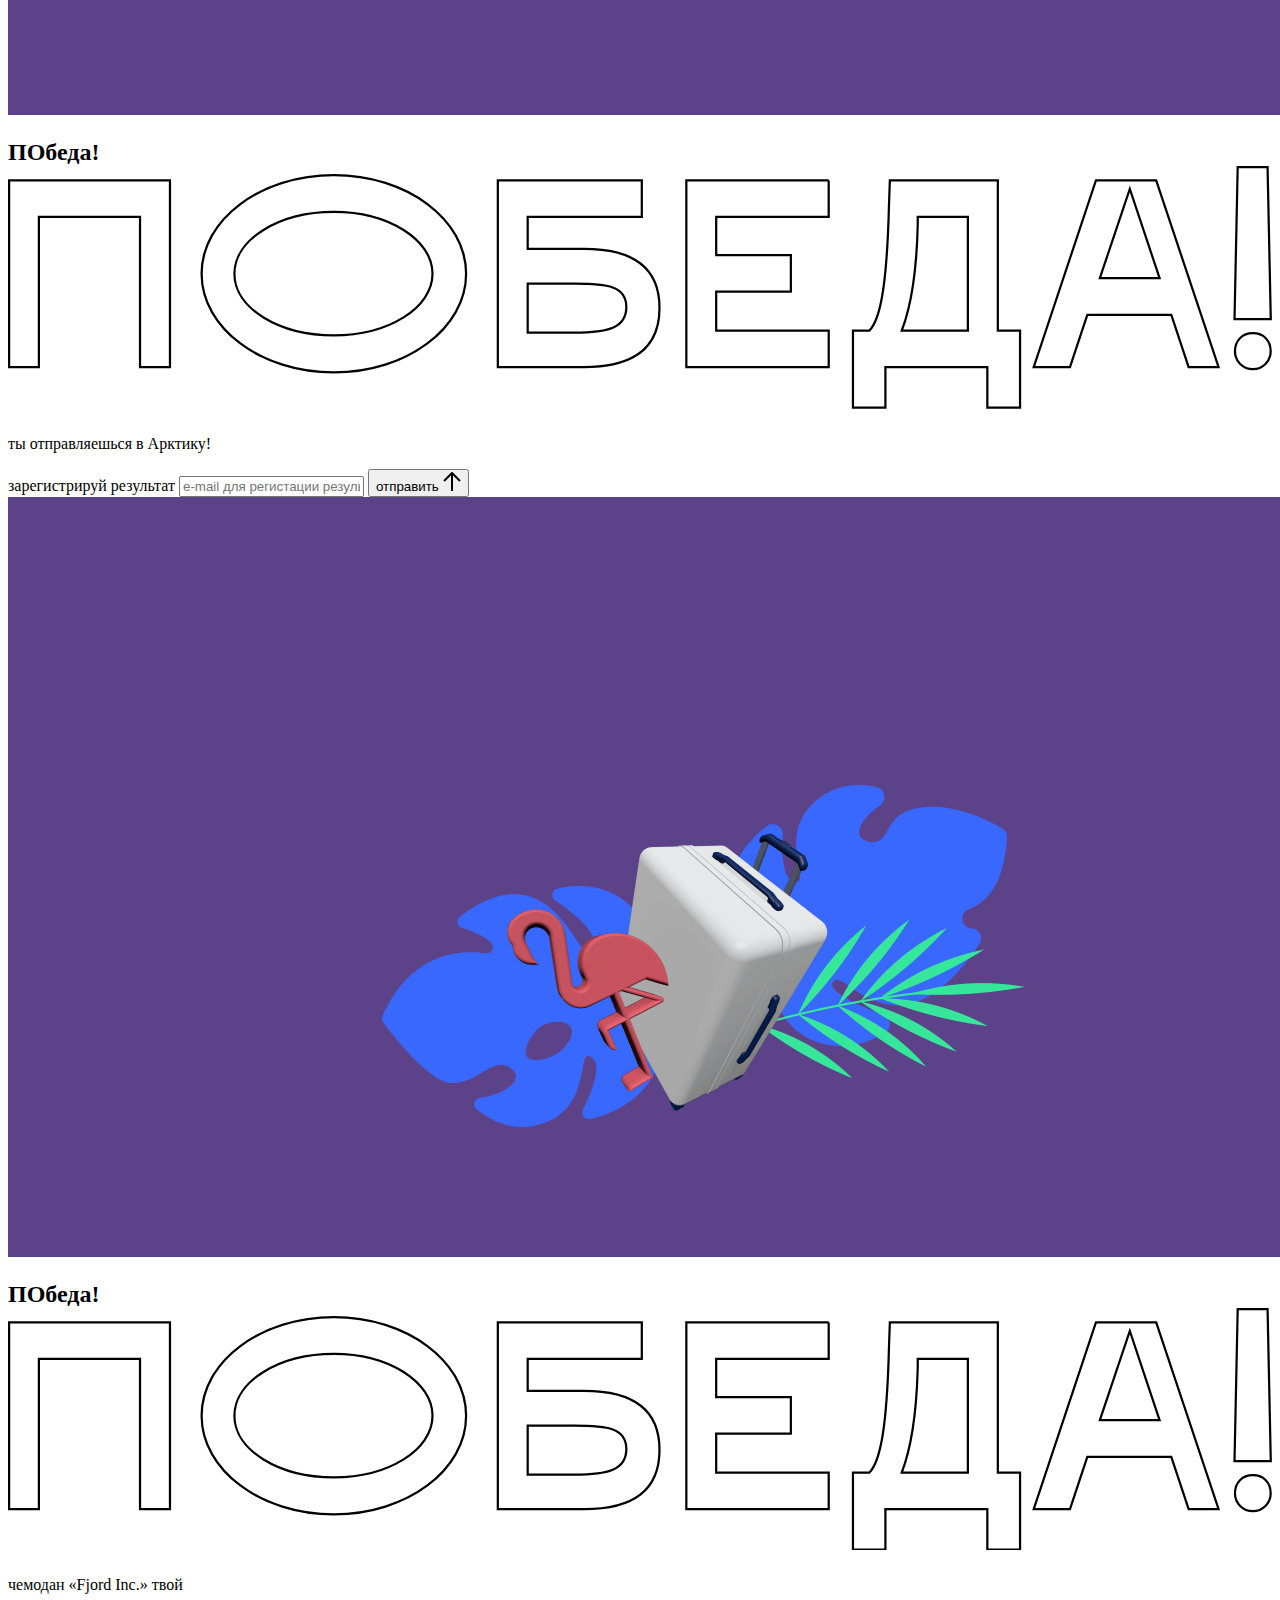
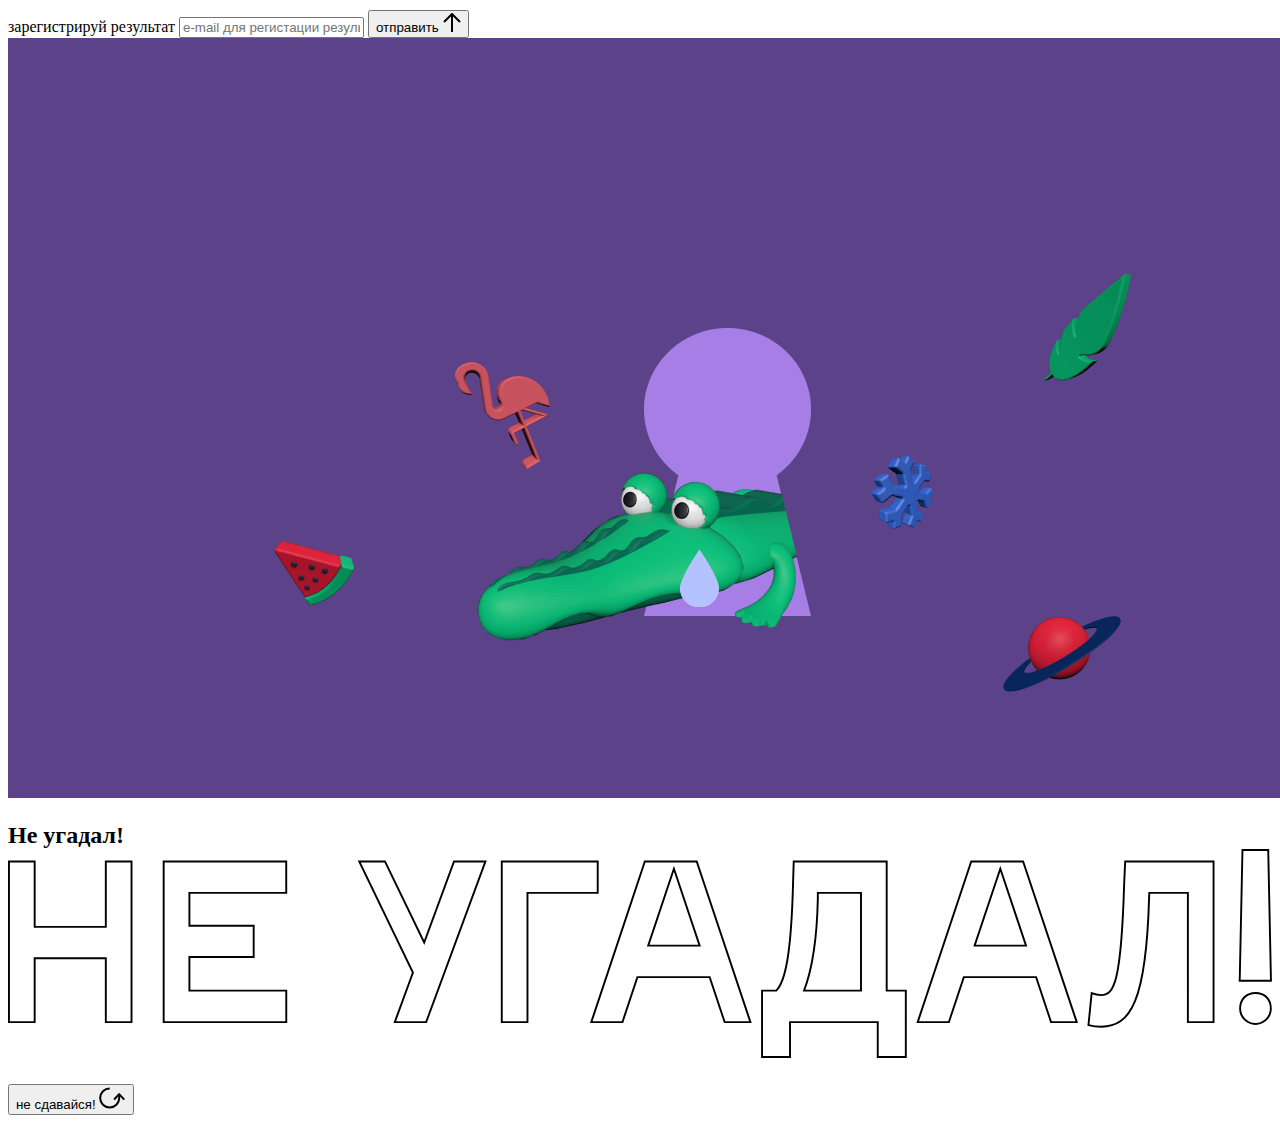
<file: source/index.html>
<!DOCTYPE html>
<html lang="ru">
<head>
  <meta charset="UTF-8">
  <meta name="description" content="">
  <meta name="viewport" content="width=device-width, initial-scale=1.0">
  <meta http-equiv="X-UA-Compatible" content="ie=edge">
  <title>Mysterious Vacation</title>
</head>
<body>

  <header class="page-header js-header">
    <div class="page-header__wrapper">
      <a href="#" class="page-header__logo" aria-label="Перейти на страницу FJORD.Inc">
        <svg width="100" height="15" viewBox="0 0 100 15" fill="none" xmlns="http://www.w3.org/2000/svg">
          <path d="M0.26 1.4V14H2.276V8.906H7.334V6.44H2.276V3.848H9.872V1.4H0.26ZM12.733 14.36C15.127 14.36 16.243 12.65 16.243 9.5V1.4H14.263V8.96C14.263 11.21 13.723 11.876 12.733 11.876C11.833 11.876 11.473 11.3 11.347 10.58L9.36702 10.94C9.63702 13.046 10.663 14.36 12.733 14.36ZM18.3918 7.7C18.3918 11.372 22.3878 14.36 27.3198 14.36C32.2518 14.36 36.2478 11.372 36.2478 7.7C36.2478 4.028 32.2518 1.04 27.3198 1.04C22.3878 1.04 18.3918 4.028 18.3918 7.7ZM20.6058 7.7C20.6058 5.378 23.6118 3.524 27.3198 3.524C30.9918 3.524 33.9798 5.378 33.9798 7.7C33.9798 10.004 30.9918 11.858 27.3198 11.858C23.6118 11.858 20.6058 10.004 20.6058 7.7ZM40.403 14V8.906H40.799L49.079 14.702V12.38L44.039 8.906H44.201C47.999 8.906 49.277 7.304 49.277 5.162C49.277 3.092 47.999 1.4 44.201 1.4H38.387V14H40.403ZM43.535 3.722C45.785 3.722 47.045 4.136 47.045 5.432C47.045 6.764 45.785 7.034 43.535 7.034H40.403V3.722H43.535ZM51.6936 1.382V14H57.8676C62.7456 14 66.7236 11.534 66.7236 7.7C66.7236 3.848 62.7456 1.382 57.8676 1.382H51.6936ZM53.7096 11.624V3.722H57.5436C61.5396 3.722 64.4916 5.018 64.4916 7.7C64.4916 10.238 61.5396 11.624 57.5436 11.624H53.7096ZM73.1832 14.018H74.9832V5H73.1832V14.018ZM72.9132 1.976C72.9132 2.57 73.3992 3.092 74.0832 3.092C74.7492 3.092 75.2352 2.57 75.2352 1.976C75.2352 1.382 74.7672 0.805999 74.0832 0.805999C73.3812 0.805999 72.9132 1.382 72.9132 1.976ZM76.7867 14H78.5687V9.104C78.7487 8.006 79.5947 6.962 81.0887 6.962C82.1147 6.962 83.2667 7.448 83.2667 9.554V14H85.0487V9.014C85.0487 6.152 83.2307 4.73 81.3587 4.73C79.9187 4.73 79.0727 5.558 78.5687 6.854V5H76.7867V14ZM90.9898 14.27C93.5098 14.27 95.3818 12.506 95.7238 10.328H94.0498C93.7258 11.3 92.6998 12.02 90.9898 12.02C88.8478 12.02 87.7678 10.922 87.7678 9.59C87.7678 8.24 88.8478 6.962 90.9898 6.962C92.7538 6.962 93.7978 7.844 94.0858 8.924H95.7418C95.4358 6.71 93.6178 4.73 90.9898 4.73C88.0918 4.73 86.1298 7.124 86.1298 9.59C86.1298 12.074 88.1278 14.27 90.9898 14.27ZM97.0693 12.938C97.0693 13.658 97.5553 14.144 98.2753 14.144C98.9953 14.144 99.4813 13.658 99.4813 12.938C99.4813 12.2 98.9953 11.714 98.2753 11.714C97.5553 11.714 97.0693 12.2 97.0693 12.938Z" fill="currentColor"/>
        </svg>
      </a>
      <button class="page-header__toggler js-menu-toggler" type="button" aria-label="Управление мобильным меню"><span>Меню</span></button>
      <nav class="page-header__nav">
        <div class="page-header__menu js-menu" id="menu">
          <ul>
            <li>
              <a class="js-menu-link active" href="#top" data-href="top">главная</a>
            </li>
            <li>
              <a class="js-menu-link" href="#story" data-href="story">история</a>
            </li>
            <li>
              <a class="js-menu-link" href="#prizes" data-href="prizes">призы</a>
            </li>
            <li>
              <a class="js-menu-link" href="#rules" data-href="rules">правила</a>
            </li>
            <li>
              <a class="js-menu-link" href="#game" data-href="game">игра</a>
            </li>
          </ul>
        </div>
        <div class="page-header__social">
          <div class="social-block js-social-block">
            <button class="social-block__toggler" aria-label="Управлять блоком с социальными кнопками">
              <svg width="26" height="22" viewBox="0 0 27 22" fill="none" xmlns="http://www.w3.org/2000/svg">
                <path d="M19.6721 7.43664C21.6273 7.43664 23.213 5.85095 23.213 3.89566C23.213 1.94037 21.6273 0.354675 19.6721 0.354675C17.7168 0.354675 16.1311 1.94037 16.1311 3.89566C16.1311 4.19968 16.1728 4.49178 16.2458 4.77345L7.21751 8.95527C6.57519 8.05214 5.52303 7.46049 4.33078 7.46049C2.37549 7.46049 0.789795 9.04618 0.789795 11.0015C0.789795 12.9568 2.37549 14.5425 4.33078 14.5425C5.52303 14.5425 6.57668 13.9508 7.21751 13.0477L16.2458 17.2295C16.1743 17.5112 16.1311 17.8033 16.1311 18.1073C16.1311 20.0626 17.7168 21.6483 19.6721 21.6483C21.6273 21.6483 23.213 20.0626 23.213 18.1073C23.213 16.152 21.6273 14.5663 19.6721 14.5663C18.4798 14.5663 17.4262 15.158 16.7853 16.0611L7.75701 11.8793C7.82854 11.5976 7.87176 11.3055 7.87176 11.0015C7.87176 10.6974 7.83003 10.4053 7.75701 10.1237L16.7853 5.94186C17.4262 6.84499 18.4783 7.43664 19.6721 7.43664Z" fill="currentColor"/>
              </svg>
            </button>
            <ul class="social-block__list">
              <li>
                <a class="social-block__link social-block__link--fb" href="#" aria-label="Мы на Facebook">
                  <svg width="8" height="17" viewBox="0 0 8 17" fill="none" xmlns="http://www.w3.org/2000/svg">
                    <path d="M4.24646 16.9899H1.09275L1.05793 8.49828H0V5.30707H1.05793V3.81124C1.05793 1.42084 2.57654 0 5.21735 0H7.41758V3.18585H5.30841C4.28262 3.18585 4.2478 3.48582 4.2478 4.24914V5.30707H7.42964L7.16716 8.49828H4.2478V16.9899H4.24646Z" fill="currentColor"/>
                  </svg>
                </a>
              </li>
              <li>
                <a class="social-block__link social-block__link--insta" href="#" aria-label="Мы в Instagram">
                  <svg width="15" height="15" viewBox="0 0 15 15" fill="none" xmlns="http://www.w3.org/2000/svg">
                    <path d="M11.0197 0H4.19806C2.14246 0 0.471191 1.66993 0.471191 3.72285V10.5499C0.471191 12.6082 2.14112 14.2727 4.19806 14.2727H11.0197C13.0753 14.2727 14.7466 12.6082 14.7466 10.5499V3.72285C14.7466 1.67127 13.0753 0 11.0197 0ZM11.0197 12.4849H4.19806C3.13076 12.4849 2.26432 11.6158 2.26432 10.5512V3.72419C2.26432 2.65956 3.13076 1.79715 4.19806 1.79715H11.0197C12.087 1.79715 12.9535 2.6609 12.9535 3.72419V10.5512C12.9535 11.6145 12.087 12.4849 11.0197 12.4849Z" fill="currentColor"/>
                    <path d="M7.60887 3.11084C5.38989 3.11084 3.58203 4.9187 3.58203 7.14036C3.58203 9.35532 5.38989 11.1645 7.60887 11.1645C9.83053 11.1645 11.6357 9.35666 11.6357 7.14036C11.6357 4.9187 9.83053 3.11084 7.60887 3.11084ZM7.60887 9.36871C6.37551 9.36871 5.37784 8.37372 5.37784 7.14036C5.37784 5.90699 6.37551 4.90665 7.60887 4.90665C8.83822 4.90665 9.84259 5.90833 9.84259 7.14036C9.84392 8.37238 8.83822 9.36871 7.60887 9.36871Z" fill="currentColor"/>
                    <path d="M11.3573 2.35962C10.8256 2.35962 10.3931 2.79752 10.3931 3.32381C10.3931 3.85546 10.8256 4.29336 11.3573 4.29336C11.8862 4.29336 12.3215 3.85546 12.3215 3.32381C12.3215 2.79752 11.8862 2.35962 11.3573 2.35962Z" fill="currentColor"/>
                  </svg>
                </a>
              </li>
              <li>
                <a class="social-block__link social-block__link--vk" href="#" aria-label="Мы ВКонтакте">
                  <svg width="17" height="10" viewBox="0 0 17 10" fill="none" xmlns="http://www.w3.org/2000/svg">
                    <path d="M14.1234 4.9002C14.1234 4.9002 16.3623 1.72708 16.5866 0.680242C16.6595 0.312285 16.4947 0.103188 16.1069 0.103188C16.1069 0.103188 14.8193 0.103188 14.168 0.103188C13.7235 0.103188 13.5587 0.293278 13.4235 0.579768C13.4235 0.579768 12.3724 2.82553 11.0969 4.24712C10.6861 4.70333 10.4781 4.84318 10.2511 4.84318C10.0646 4.84318 9.98625 4.6911 9.98625 4.27834V0.649016C9.98625 0.147997 9.92545 0.00135496 9.5066 0.00135496H6.39628C6.15578 0.00135496 6.0085 0.134417 6.0085 0.324506C6.0085 0.801084 6.73406 0.908351 6.73406 2.20231V4.87305C6.73406 5.40529 6.70569 5.61575 6.45303 5.61575C5.78016 5.61575 4.19528 3.30618 3.30623 0.678887C3.12923 0.145282 2.93737 0 2.43475 0H0.486409C0.205373 0 0 0.190085 0 0.476576C0 0.991172 0.60666 3.40801 2.99277 6.64358C4.59927 8.8201 6.70569 10 8.60269 10C9.76196 10 10.0416 9.80312 10.0416 9.31432V7.63883C10.0416 7.22607 10.2065 7.04956 10.4429 7.04956C10.7078 7.04956 11.1847 7.13238 12.2805 8.22268C13.5843 9.47862 13.6762 10 14.3896 10H16.5676C16.7919 10 17 9.89273 17 9.52342C17 9.02919 16.3623 8.15343 15.384 7.10659C14.9801 6.56755 14.3302 5.98914 14.1248 5.72301C13.8275 5.40801 13.9154 5.23014 14.1234 4.9002Z" fill="currentColor"/>
                  </svg>
                </a>
              </li>
            </ul>
          </div>
        </div>
      </nav>
    </div>
  </header>

  <main class="page-content">

    <section class="animation-screen"></section>

    <section class="screen screen--hidden screen--intro" id="top">
      <div class="screen__wrapper">
        <div class="intro">
          <h1 class="intro__title">Таинственный отпуск</h1>
          <div class="intro__content">
            <div class="intro__info">
              <p class="intro__label">Даты проведения конкурса:</p>
              <p class="intro__date">01 — 31.05 / 2020</p>
            </div>
            <div class="intro__message">
              <p>
                Отгадай первым место назначения и&nbsp;отправься в&nbsp;путешествие в&nbsp;любое время или получи один из многочисленных призов
                <svg width="16" height="16" viewBox="0 0 10 10" fill="none" xmlns="http://www.w3.org/2000/svg">
                  <path d="M0 6.35337L3.90271 4.99012L0 3.64663L1.34615 1.32374L4.44287 4.01073L3.67364 0H6.34615L5.57692 4.01073L8.65385 1.32374L10 3.64663L6.13405 4.99012L10 6.35337L8.65385 8.65651L5.57692 5.98927L6.34615 10H3.67364L4.44287 5.96952L1.34615 8.65651L0 6.35337Z" fill="currentColor"/>
                </svg>
              </p>
            </div>
          </div>
        </div>
      </div>
      <div class="screen__footer js-footer">
        <button class="screen__footer-enlarge js-footer-toggler" type="button" aria-label="Показать сообщение">
          <svg width="10" height="10" viewBox="0 0 10 10" fill="none" xmlns="http://www.w3.org/2000/svg">
            <path d="M0 6.35337L3.90271 4.99012L0 3.64663L1.34615 1.32374L4.44287 4.01073L3.67364 0H6.34615L5.57692 4.01073L8.65385 1.32374L10 3.64663L6.13405 4.99012L10 6.35337L8.65385 8.65651L5.57692 5.98927L6.34615 10H3.67364L4.44287 5.96952L1.34615 8.65651L0 6.35337Z" fill="currentColor"/>
          </svg>
        </button>
        <button class="screen__footer-collapse js-footer-toggler" type="button" aria-label="Скрыть сообщение">
          <svg width="13" height="13" viewBox="0 0 13 13" fill="none" xmlns="http://www.w3.org/2000/svg">
            <line x1="12.3536" y1="0.353553" x2="0.738349" y2="11.9688" stroke="currentColor"/>
            <line x1="0.738319" y1="0.539925" x2="12.3535" y2="12.1551" stroke="currentColor"/>
          </svg>
        </button>
        <div class="screen__footer-wrapper">
          <div class="screen__footer-announce">
            <p class="screen__footer-label">Даты проведения конкурса:</p>
            <p class="screen__footer-date">01 — 31.05 / 2020</p>
          </div>
          <div class="screen__footer-note">
            <p>
              <svg width="10" height="10" viewBox="0 0 10 10" fill="none" xmlns="http://www.w3.org/2000/svg">
                <path d="M0 6.35337L3.90271 4.99012L0 3.64663L1.34615 1.32374L4.44287 4.01073L3.67364 0H6.34615L5.57692 4.01073L8.65385 1.32374L10 3.64663L6.13405 4.99012L10 6.35337L8.65385 8.65651L5.57692 5.98927L6.34615 10H3.67364L4.44287 5.96952L1.34615 8.65651L0 6.35337Z" fill="currentColor"/>
              </svg>
              <span>Победители могут выбрать любые 14 дней подряд в&nbsp;течение двух лет с&nbsp;даты окончания конкурса. Победители могут воспользоваться путевкой сами или подарить другому лицу.</span>
            </p>
          </div>
        </div>
      </div>
    </section>

    <section class="screen screen--hidden screen--story" id="story">

      <div class="slider swiper-container js-slider">

        <div class="swiper-wrapper">

          <div class="slider__item swiper-slide">
            <h2 class="slider__item-title">История</h2>
            <p class="slider__item-text">Джеймс Таргет был основателем компании &laquo;Fjord Inc.&raquo;. С&nbsp;1965 года &laquo;Fjord Inc.&raquo; прославилась надёжными и&nbsp;удобными чемоданами и&nbsp;аксессуарами для туристов.</p>
          </div>

          <div class="slider__item swiper-slide">
            <p class="slider__item-text">Когда Джеймсу было 7&nbsp;лет, в&nbsp;их&nbsp;доме гостил дядюшка и&nbsp;развлекал детей рассказами о&nbsp;своей поездке в&nbsp;место, показавшееся малышу Таргету невероятным. Тогда Джеймс решил, что однажды посетит его, но&nbsp;не&nbsp;будет рассказывать о&nbsp;мечте, пока не&nbsp;осуществит.</p>
          </div>

          <div class="slider__item swiper-slide">
            <p class="slider__item-text">Джеймс Таргет стал увлеченным путешественником. Он&nbsp;посетил 5&nbsp;континентов, 126&nbsp;стран.</p>
          </div>

          <div class="slider__item swiper-slide">
            <p class="slider__item-text">Он&nbsp;сплавлялся по&nbsp;Амазонке и&nbsp;погружался в&nbsp;пещеры Франции, медитировал в&nbsp;горах Тибета и&nbsp;пожимал руку вождя племени Акугауа.</p>
          </div>

          <div class="slider__item swiper-slide">
            <p class="slider__item-text">Из&nbsp;своих поездок Джеймс Таргет привозил идеи, как сделать свои чемоданы &laquo;Fjord Inc.&raquo; удобными и&nbsp;приспособленными к&nbsp;разным дорожным условиям.</p>
          </div>

          <div class="slider__item swiper-slide">
            <p class="slider__item-text">Всё это время Джеймс не&nbsp;оставлял идею поездки своей мечты. Однако, как только он&nbsp;брался за&nbsp;планирование, возникали препятствия, не&nbsp;позволяющие отправиться туда.</p>
          </div>

          <div class="slider__item swiper-slide">
            <p class="slider__item-text">В&nbsp;возрасте 67&nbsp;лет Джеймс Таргет попал под лавину и&nbsp;погиб. В&nbsp;своём завещании он&nbsp;поручил отправить в&nbsp;заветное путешествие трёх смельчаков, единых с&nbsp;ним духом.</p>
          </div>

          <div class="slider__item swiper-slide">
            <p class="slider__item-text">Тех, кто сможет узнать таинственное место, задавая вопросы специально обученному ИИ&nbsp;&laquo;Соне&raquo;, ждет фантастическое путешествие.</p>
          </div>
        </div>
        <div class="slider__controls">
          <button class="slider__control slider__control--prev js-control-prev" type="button" aria-label="Показать предыдущую историю">
            <svg width="12" height="22" viewBox="0 0 12 22" fill="none" xmlns="http://www.w3.org/2000/svg">
              <path d="M11 1L1 11L11 21" stroke="currentColor" stroke-width="2" stroke-linejoin="round"/>
            </svg>
          </button>
          <button class="slider__control slider__control--next js-control-next" type="button" aria-label="Показать следующую историю">
            <svg width="12" height="22" viewBox="0 0 12 22" fill="none" xmlns="http://www.w3.org/2000/svg">
              <path d="M1 1L11 11L1 21" stroke="currentColor" stroke-width="2" stroke-linejoin="round"/>
            </svg>
          </button>
        </div>
        <div class="slider__pagination swiper-pagination"></div>
      </div>
    </section>

    <section class="screen screen--hidden screen--prizes" id="prizes">
      <div class="screen__wrapper">
        <div class="prizes">
          <h2 class="prizes__title">ПРизы</h2>
          <div class="prizes__lead">
            <p>Найди ответ и&nbsp;получи один из&nbsp;призов:</p>
          </div>
          <ul class="prizes__list">
            <li class="prizes__item prizes__item--journeys">
              <div class="prizes__icon">
                <picture>
                  <source srcset="img/prize1-mob.svg" media="(orientation: portrait)">
                  <img src="img/prize1.svg" alt="">
                </picture>
              </div>
              <p class="prizes__desc">
                <b>3</b>
                <span>загадочных путешествия</span>
              </p>
            </li>
            <li class="prizes__item prizes__item--cases">
              <div class="prizes__icon">
                <picture>
                  <source srcset="img/prize2-mob.svg" media="(orientation: portrait)">
                  <img src="img/prize2.svg" alt="">
                </picture>
              </div>
              <p class="prizes__desc">
                <b>7</b>
                <span>надежных чемоданов</span>
              </p>
            </li>
            <li class="prizes__item prizes__item--codes">
              <div class="prizes__icon">
                <picture>
                  <source srcset="img/prize3-mob.svg" media="(orientation: portrait)">
                  <img src="img/prize3.svg" alt="">
                </picture>
              </div>
              <p class="prizes__desc">
                <b>900</b>
                <span>
                  промокодов на&nbsp;скидку 15%
                  <svg width="10" height="10" viewBox="0 0 10 10" fill="none" xmlns="http://www.w3.org/2000/svg">
                    <path d="M0 6.35337L3.90271 4.99012L0 3.64663L1.34615 1.32374L4.44287 4.01073L3.67364 0H6.34615L5.57692 4.01073L8.65385 1.32374L10 3.64663L6.13405 4.99012L10 6.35337L8.65385 8.65651L5.57692 5.98927L6.34615 10H3.67364L4.44287 5.96952L1.34615 8.65651L0 6.35337Z" fill="currentColor"/>
                  </svg>
                </span>
              </p>
            </li>
          </ul>
        </div>
      </div>
      <div class="screen__footer js-footer">
        <button class="screen__footer-enlarge js-footer-toggler" type="button" aria-label="Показать сообщение">
          <svg width="10" height="10" viewBox="0 0 10 10" fill="none" xmlns="http://www.w3.org/2000/svg">
            <path d="M0 6.35337L3.90271 4.99012L0 3.64663L1.34615 1.32374L4.44287 4.01073L3.67364 0H6.34615L5.57692 4.01073L8.65385 1.32374L10 3.64663L6.13405 4.99012L10 6.35337L8.65385 8.65651L5.57692 5.98927L6.34615 10H3.67364L4.44287 5.96952L1.34615 8.65651L0 6.35337Z" fill="currentColor"/>
          </svg>
        </button>
        <button class="screen__footer-collapse js-footer-toggler" type="button" aria-label="Скрыть сообщение">
          <svg width="13" height="13" viewBox="0 0 13 13" fill="none" xmlns="http://www.w3.org/2000/svg">
            <line x1="12.3536" y1="0.353553" x2="0.738349" y2="11.9688" stroke="currentColor"/>
            <line x1="0.738319" y1="0.539925" x2="12.3535" y2="12.1551" stroke="currentColor"/>
          </svg>
        </button>
        <div class="screen__footer-wrapper">
          <div class="screen__footer-announce">
            <p class="screen__footer-label">Даты проведения конкурса:</p>
            <p class="screen__footer-date">01 — 31.05 / 2020</p>
          </div>
          <div class="screen__footer-note">
            <p>
              <svg width="10" height="10" viewBox="0 0 10 10" fill="none" xmlns="http://www.w3.org/2000/svg">
                <path d="M0 6.35337L3.90271 4.99012L0 3.64663L1.34615 1.32374L4.44287 4.01073L3.67364 0H6.34615L5.57692 4.01073L8.65385 1.32374L10 3.64663L6.13405 4.99012L10 6.35337L8.65385 8.65651L5.57692 5.98927L6.34615 10H3.67364L4.44287 5.96952L1.34615 8.65651L0 6.35337Z" fill="currentColor"/>
              </svg>
              <span>Скидка&nbsp;15% на&nbsp;единоразовое приобретение путёвки с&nbsp;1&nbsp;июня 2020 по&nbsp;31&nbsp;мая 2022&nbsp;года. Суммируется с&nbsp;другими акциями</span>
            </p>
          </div>
        </div>
      </div>
    </section>

    <section class="screen screen--hidden screen--rules" id="rules">
      <div class="screen__wrapper">
        <div class="rules">
          <h2 class="rules__title">Правила</h2>
          <div class="rules__lead">
            <p>Для того чтобы получить наследство Джеймса Таргета, тебе нужно выведать у&nbsp;&laquo;Сони&raquo;, куда предстоит отправиться тебе в&nbsp;случае победы</p>
          </div>
          <ol class="rules__list">
            <li class="rules__item">
              <p>Тебе отводится <br>5&nbsp;минут</p>
            </li>
            <li class="rules__item">
              <p>Задавай любые вопросы в&nbsp;текстовом поле</p>
            </li>
            <li class="rules__item">
              <p>Нажимай кнопку &laquo;Узнать&raquo;, чтобы получить ответ</p>
            </li>
            <li class="rules__item">
              <p>&laquo;Соня&raquo; может отвечать только&nbsp;Да или Нет</p>
            </li>
          </ol>
          <a href="#game" class="rules__link btn">Погнали!</a>
        </div>
      </div>
      <div class="screen__disclaimer">
        <div class="disclaimer">
          <ul>
            <li>
              <a href="#">Правовая информация</a>
            </li>
            <li>
              <a href="#">Подробные правила</a>
            </li>
          </ul>
        </div>
      </div>
    </section>

    <section class="screen screen--hidden screen--game" id="game">
      <div class="screen__wrapper">
        <div class="game">
          <div class="game__header">
            <h2 class="game__title">Игра</h2>
            <div class="game__counter">
              <span>05</span>:<span>00</span>
            </div>
          </div>
          <div class="game__body">
            <div class="chat">
              <div class="chat__body js-chat">
                <ul class="chat__list" id="messages"></ul>
              </div>
              <div class="chat__footer">
                <form action="#" method="post" class="form" id="message-form">
                  <label for="message-field" class="visually-hidden">Поле для ввода вопроса</label>
                  <input type="text" class="form__field" id="message-field">
                  <button class="form__button btn">
                    Узнать
                    <svg width="18" height="19" viewBox="0 0 18 19" fill="none" xmlns="http://www.w3.org/2000/svg">
                      <path stroke="currentColor" stroke-width="2" d="M9 19V1"/>
                      <path d="M1 9l8-8 8 8" stroke="currentColor" stroke-width="2" stroke-linejoin="round"/>
                    </svg>
                  </button>
                </form>
              </div>
            </div>
          </div>
          <!-- временные кнопки для показа результата -->
          <div class="game__buttons">
            <button class="game__button btn js-show-result" type="button" data-target="result">Положительный результат</button>
            <button class="game__button btn js-show-result" type="button" data-target="result2">Положительный результат - 2</button>
            <button class="game__button btn js-show-result" type="button" data-target="result3">Отрицательный результат</button>
          </div>
        </div>
      </div>
    </section>

    <section class="screen screen--hidden screen--result" id="result">
      <div class="screen__wrapper">
        <div class="result result--trip">
          <div class="result__image">
            <picture>
              <source srcset="img/result1-mob.png 1x, img/result1-mob@2x.png 2x" media="(max-width: 768px) and (orientation: portrait)">
              <img src="img/result1.png" srcset="img/result1@2x.png 2x" alt="">
            </picture>
          </div>
          <h2 class="result__title">
            <span class="visually-hidden">ПОбеда!</span>
            <svg xmlns="http://www.w3.org/2000/svg" viewBox="0 0 568.85 109.24">
              <path d="M16,24.44V92H2.6V8H75V92H61.52V24.44H16Z" transform="translate(-2.1 -1.5)" fill="none" stroke="currentColor"/>
              <path
                d="M148.76,5.6c32.88,0,59.52,19.92,59.52,44.4s-26.64,44.4-59.52,44.4S89.24,74.48,89.24,50,115.88,5.6,148.76,5.6Zm0,72.12c24.48,0,44.4-12.36,44.4-27.72s-19.92-27.84-44.4-27.84C124,22.16,104,34.52,104,50S124,77.72,148.76,77.72Z"
                transform="translate(-2.1 -1.5)" fill="none" stroke="currentColor"/>
              <path
                d="M287.36,8V24.44H236v14.4h25.32c25.44,0,34,11.16,34,26.52,0,15.6-8.52,26.64-34,26.64H222.56V8h64.8ZM256.88,76.52c15.12,0,23.52-2,23.52-11.52S272,54.44,256.88,54.44H236V76.52h20.88Z"
                transform="translate(-2.1 -1.5)" fill="none" stroke="currentColor"/>
              <path d="M371.47,8V24.44H320.84V41.6h33.6V58h-33.6V75.56h50.64V92H307.4V8h64.08Z" transform="translate(-2.1 -1.5)"
                    fill="none" stroke="currentColor"/>
              <path
                d="M382.39,110.24V75.56h7.44c4.56-4.68,7.8-18.36,8.76-56L399,8h48.6V75.56h10v34.68H442.87V92H397v18.24H382.39Zm51.72-34.68V24.44H411.55v3.12c-0.48,22.44-3.24,37.68-7.2,48h29.76Z"
                transform="translate(-2.1 -1.5)" fill="none" stroke="currentColor"/>
              <path
                d="M463.75,92l28-84h27.12l28.08,84H533.47l-7.8-23.52h-37.8L480.07,92H463.75Zm56.64-40L507,11.84,493.51,52h26.88Z"
                transform="translate(-2.1 -1.5)" fill="none" stroke="currentColor"/>
              <path
                d="M554.12,70.4L555.55,2H569l1.44,68.4H554.12Zm8.28,6.36c4.8,0,8,3.24,8,8.16a8,8,0,1,1-16.08,0C554.35,80,557.59,76.76,562.39,76.76Z"
                transform="translate(-2.1 -1.5)" fill="none" stroke="currentColor"/>
            </svg>
          </h2>
          <div class="result__text">
            <p>ты&nbsp;отправляешься в&nbsp;Арктику!</p>
          </div>
          <div class="result__form">
            <form action="#" method="post" class="form form--result">
              <label for="email-field" class="form__label">зарегистрируй результат</label>
              <input type="email" class="form__field" id="email-field" placeholder="e-mail для регистации результата и получения приза" required>
              <button class="form__button btn">
                отправить
                <svg width="18" height="19" viewBox="0 0 18 19" fill="none" xmlns="http://www.w3.org/2000/svg">
                  <path stroke="currentColor" stroke-width="2" d="M9 19V1"/>
                  <path d="M1 9l8-8 8 8" stroke="currentColor" stroke-width="2" stroke-linejoin="round"/>
                </svg>
              </button>
            </form>
          </div>
        </div>
      </div>
    </section>

    <section class="screen screen--hidden screen--result" id="result2">
      <div class="screen__wrapper">
        <div class="result result--prize">
          <div class="result__image">
            <picture>
              <source srcset="img/result2-mob.png 1x, img/result2-mob@2x.png 2x" media="(max-width: 768px) and (orientation: portrait)">
              <img src="img/result2.png" srcset="img/result2@2x.png 2x" alt="">
            </picture>
          </div>
          <h2 class="result__title">
            <span class="visually-hidden">ПОбеда!</span>
            <svg xmlns="http://www.w3.org/2000/svg" viewBox="0 0 568.85 109.24">
              <path d="M16,24.44V92H2.6V8H75V92H61.52V24.44H16Z" transform="translate(-2.1 -1.5)" fill="none" stroke="currentColor"/>
              <path
                d="M148.76,5.6c32.88,0,59.52,19.92,59.52,44.4s-26.64,44.4-59.52,44.4S89.24,74.48,89.24,50,115.88,5.6,148.76,5.6Zm0,72.12c24.48,0,44.4-12.36,44.4-27.72s-19.92-27.84-44.4-27.84C124,22.16,104,34.52,104,50S124,77.72,148.76,77.72Z"
                transform="translate(-2.1 -1.5)" fill="none" stroke="currentColor"/>
              <path
                d="M287.36,8V24.44H236v14.4h25.32c25.44,0,34,11.16,34,26.52,0,15.6-8.52,26.64-34,26.64H222.56V8h64.8ZM256.88,76.52c15.12,0,23.52-2,23.52-11.52S272,54.44,256.88,54.44H236V76.52h20.88Z"
                transform="translate(-2.1 -1.5)" fill="none" stroke="currentColor"/>
              <path d="M371.47,8V24.44H320.84V41.6h33.6V58h-33.6V75.56h50.64V92H307.4V8h64.08Z" transform="translate(-2.1 -1.5)"
                    fill="none" stroke="currentColor"/>
              <path
                d="M382.39,110.24V75.56h7.44c4.56-4.68,7.8-18.36,8.76-56L399,8h48.6V75.56h10v34.68H442.87V92H397v18.24H382.39Zm51.72-34.68V24.44H411.55v3.12c-0.48,22.44-3.24,37.68-7.2,48h29.76Z"
                transform="translate(-2.1 -1.5)" fill="none" stroke="currentColor"/>
              <path
                d="M463.75,92l28-84h27.12l28.08,84H533.47l-7.8-23.52h-37.8L480.07,92H463.75Zm56.64-40L507,11.84,493.51,52h26.88Z"
                transform="translate(-2.1 -1.5)" fill="none" stroke="currentColor"/>
              <path
                d="M554.12,70.4L555.55,2H569l1.44,68.4H554.12Zm8.28,6.36c4.8,0,8,3.24,8,8.16a8,8,0,1,1-16.08,0C554.35,80,557.59,76.76,562.39,76.76Z"
                transform="translate(-2.1 -1.5)" fill="none" stroke="currentColor"/>
            </svg>
          </h2>
          <div class="result__text">
            <p>чемодан &laquo;Fjord&nbsp;Inc.&raquo;&nbsp;твой</p>
          </div>
          <div class="result__form">
            <form action="#" method="post" class="form form--result">
              <label for="email-field2" class="form__label">зарегистрируй результат</label>
              <input type="email" class="form__field" id="email-field2" placeholder="e-mail для регистации результата и получения приза" required>
              <button class="form__button btn">
                отправить
                <svg width="18" height="19" viewBox="0 0 18 19" fill="none" xmlns="http://www.w3.org/2000/svg">
                  <path stroke="currentColor" stroke-width="2" d="M9 19V1"/>
                  <path d="M1 9l8-8 8 8" stroke="currentColor" stroke-width="2" stroke-linejoin="round"/>
                </svg>
              </button>
            </form>
          </div>
        </div>
      </div>
    </section>

    <section class="screen screen--hidden screen--result" id="result3">
      <div class="screen__wrapper">
        <div class="result result--negative">
          <div class="result__image">
            <picture>
              <source srcset="img/result3-mob.png 1x, img/result3-mob@2x.png 2x" media="(max-width: 768px) and (orientation: portrait)">
              <img src="img/result3.png" srcset="img/result3@2x.png 2x" alt="">
            </picture>
          </div>
          <h2 class="result__title">
            <span class="visually-hidden">Не угадал!</span>
            <svg xmlns="http://www.w3.org/2000/svg" viewBox="0 0 660.77 109.24">
              <path d="M2.66,92V8H16.1V42.2H53.3V8H66.74V92H53.3V58.64H16.1V92H2.66Z" transform="translate(-2.16 -1.5)"
                    fill="none" stroke="currentColor"/>
              <path d="M147.62,8V24.44H97V41.6h33.6V58H97V75.56h50.64V92H83.54V8h64.08Z" transform="translate(-2.16 -1.5)"
                    fill="none" stroke="currentColor"/>
              <path d="M199.22,8l20.52,42.36L235.34,8h16.44l-31,84H204.38l9.48-25.92L185.78,8h13.44Z"
                    transform="translate(-2.16 -1.5)" fill="none" stroke="currentColor"/>
              <path d="M273.74,24.44V92H260.3V8h50.16V24.44H273.74Z" transform="translate(-2.16 -1.5)" fill="none"
                    stroke="currentColor"/>
              <path
                d="M307.1,92l28-84h27.12l28.08,84H376.82L369,68.48h-37.8L323.42,92H307.1Zm56.64-40L350.3,11.84,336.86,52h26.88Z"
                transform="translate(-2.16 -1.5)" fill="none" stroke="currentColor"/>
              <path
                d="M396.38,110.24V75.56h7.44c4.56-4.68,7.8-18.36,8.76-56L412.94,8h48.6V75.56h10v34.68H456.86V92H411v18.24H396.38ZM448.1,75.56V24.44H425.54v3.12c-0.48,22.44-3.24,37.68-7.2,48H448.1Z"
                transform="translate(-2.16 -1.5)" fill="none" stroke="currentColor"/>
              <path
                d="M477.74,92l28-84h27.12L560.9,92H547.46l-7.8-23.52h-37.8L494.06,92H477.74Zm56.64-40-13.44-40.2L507.5,52h26.88Z"
                transform="translate(-2.16 -1.5)" fill="none" stroke="currentColor"/>
              <path
                d="M568.7,76.88a13.77,13.77,0,0,0,5,1c6.6,0,10.44-6.24,12-58.32L586.22,8h46.2V92H619V24.44H598.82l-0.12,3.12C597.14,81,589,94.4,573.74,94.4a28.55,28.55,0,0,1-6.72-.84Z"
                transform="translate(-2.16 -1.5)" fill="none" stroke="currentColor"/>
              <path
                d="M646.1,70.4L647.54,2H661l1.44,68.4H646.1Zm8.28,6.36c4.8,0,8,3.24,8,8.16a8,8,0,0,1-16.08,0C646.34,80,649.58,76.76,654.38,76.76Z"
                transform="translate(-2.16 -1.5)" fill="none" stroke="currentColor"/>
            </svg>
          </h2>
          <button class="result__button js-play" type="button">
            не сдавайся!
            <span>
              <svg width="27" height="22" viewBox="0 0 27 22" fill="none" xmlns="http://www.w3.org/2000/svg">
                <path d="M10.6899 1.47998C5.42992 1.47998 1.16992 5.73998 1.16992 11C1.16992 16.26 5.42992 20.52 10.6899 20.52C15.9499 20.52 20.2099 16.26 20.2099 11V7.13998" stroke="currentColor" stroke-width="2" stroke-miterlimit="10"/>
                <path d="M15.1099 12.5099L20.1499 7.13989L25.3099 12.6299" stroke="currentColor" stroke-width="2" stroke-miterlimit="10" stroke-linejoin="round"/>
              </svg>
            </span>
          </button>
        </div>
      </div>
    </section>

  </main>

</body>
</html>
</file>
